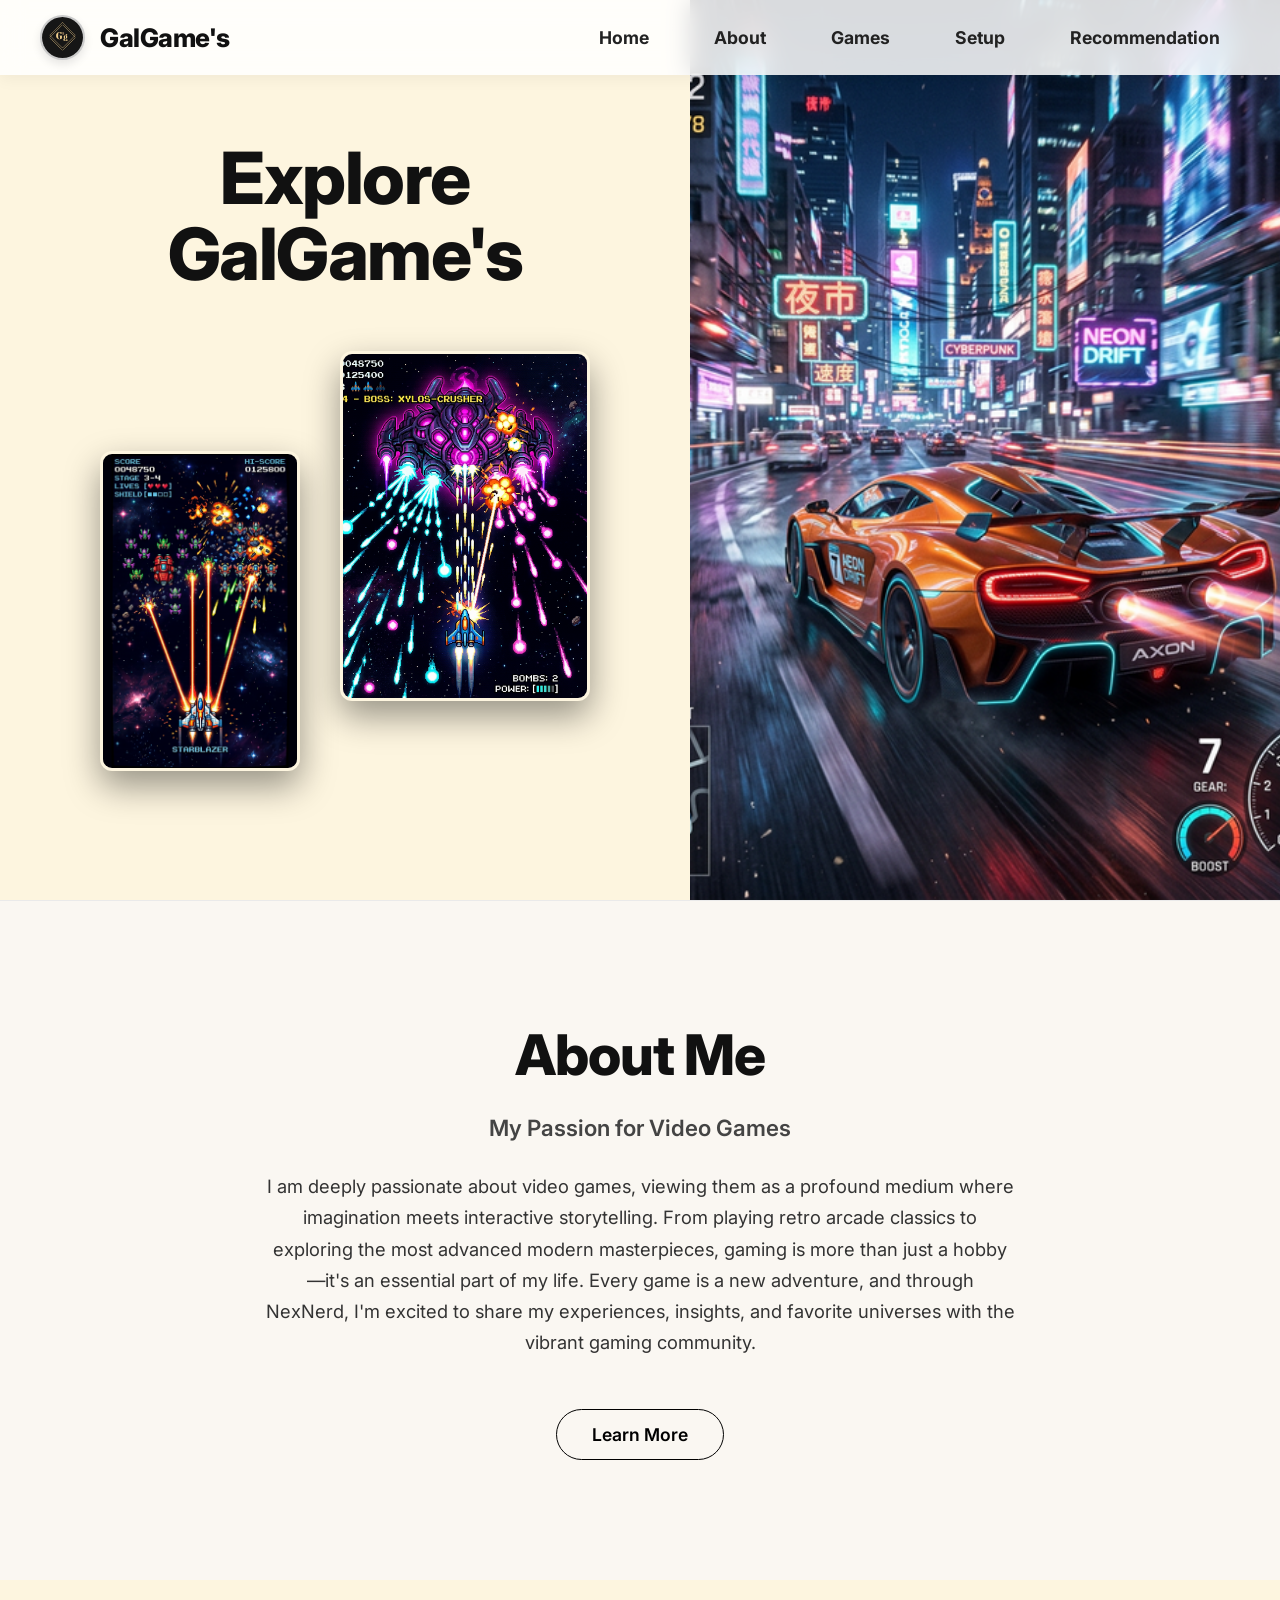
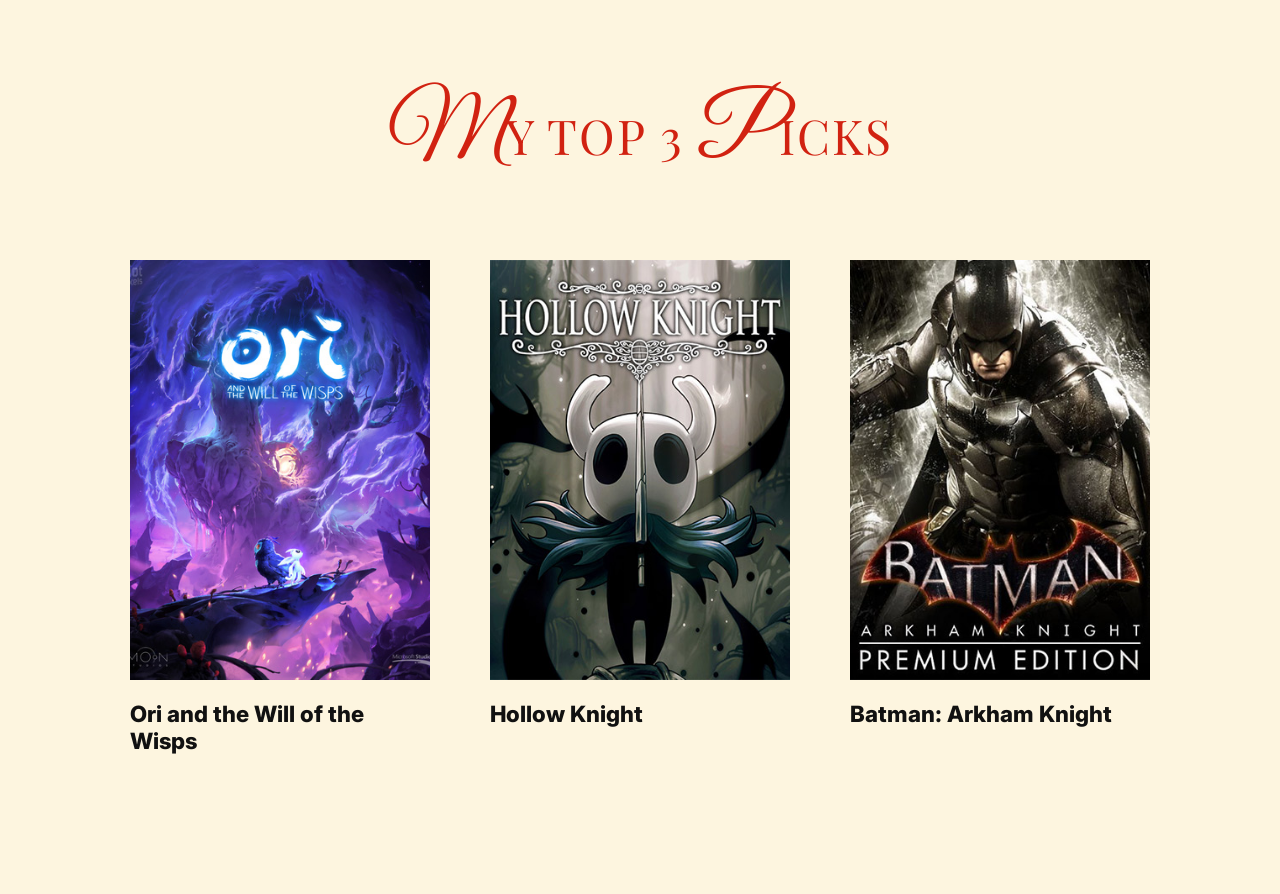
<file: index.html>
<!DOCTYPE html>
<html lang="en">

<head>
    <meta charset="UTF-8">
    <meta name="viewport" content="width=device-width, initial-scale=1.0">
    <title>GalGames - Explore Games</title>
    <link rel="stylesheet" href="styles.css">
</head>

<body>
    <header class="navbar">
        <div class="brand">
            <img src="assets/logo.jpeg" alt="GalGames Logo" class="logo">
            <span class="brand-name">GalGame's</span>
        </div>
        <nav class="nav-links">
            <a href="index.html">Home</a>
            <a href="about.html">About</a>
            <a href="games.html">Games</a>
            <a href="setup.html">Setup</a>
            <a href="hello.html">Recommendation</a>
        </nav>
        <button class="mobile-menu-btn" id="mobileMenuBtn">
            <svg width="32" height="32" viewBox="0 0 24 24" fill="none" stroke="currentColor" stroke-width="2"
                stroke-linecap="round" stroke-linejoin="round">
                <line x1="3" y1="12" x2="21" y2="12"></line>
                <line x1="3" y1="6" x2="21" y2="6"></line>
                <line x1="3" y1="18" x2="21" y2="18"></line>
            </svg>
        </button>
    </header>

    <main class="hero">
        <div class="hero-left">
            <h1 class="hero-title">Explore GalGame's</h1>
            <div class="games-showcase">
                <img src="assets/shooter1.png" alt="Space Shooter Game" class="game-img img-1">
                <img src="assets/shooter2.png" alt="Retro Shooter" class="game-img img-2">
            </div>
        </div>
        <div class="hero-right">
            <!-- Background image in CSS -->
        </div>
    </main>

    <section class="about-section reveal">
        <h2 class="section-title">About Me</h2>
        <h3 class="section-subtitle">My Passion for Video Games</h3>
        <p class="section-text">
            I am deeply passionate about video games, viewing them as a profound medium where imagination meets
            interactive storytelling. From playing retro arcade classics to exploring the most advanced modern
            masterpieces, gaming is more than just a hobby—it's an essential part of my life. Every game is a new
            adventure, and through NexNerd, I'm excited to share my experiences, insights, and favorite universes with
            the vibrant gaming community.
        </p>
        <a href="about.html" class="learn-more-btn">Learn More</a>
    </section>

    <section class="top-picks-section reveal">
        <h2 class="top-picks-title">
            <span class="script-text">M</span><span class="serif-text">Y TOP 3 </span><span
                class="script-text">P</span><span class="serif-text">ICKS</span>
        </h2>
        <div class="picks-grid">
            <div class="pick-card">
                <div class="pick-image-container">
                    <img src="assets/oriWW.jpg" alt="Ori and the Will of the Wisps">
                </div>
                <h4 class="pick-title">Ori and the Will of the Wisps</h4>
            </div>
            <div class="pick-card">
                <div class="pick-image-container">
                    <img src="assets/hollow_knight.jpg" alt="Hollow Knight">
                </div>
                <h4 class="pick-title">Hollow Knight</h4>
            </div>
            <div class="pick-card">
                <div class="pick-image-container">
                    <img src="assets/batmanAK.jpg" alt="Batman: Arkham Knights">
                </div>
                <h4 class="pick-title">Batman: Arkham Knight</h4>
            </div>
        </div>
    </section>

    <!-- Mobile Side Menu -->
    <div class="mobile-side-menu" id="mobileSideMenu">
        <button class="close-menu-btn" id="closeMobileMenuBtn">&times;</button>
        <nav class="mobile-menu-links">
            <a href="index.html">Home</a>
            <a href="about.html">About</a>
            <a href="games.html">Games</a>
            <a href="setup.html">Setup</a>
            <a href="hello.html">Recommendation</a>
        </nav>
    </div>

    <script>
        const mobileMenuBtn = document.getElementById('mobileMenuBtn');
        const mobileSideMenu = document.getElementById('mobileSideMenu');
        const closeMobileMenuBtn = document.getElementById('closeMobileMenuBtn');

        if (mobileMenuBtn && mobileSideMenu && closeMobileMenuBtn) {
            mobileMenuBtn.addEventListener('click', () => {
                mobileSideMenu.classList.add('open');
            });

            closeMobileMenuBtn.addEventListener('click', () => {
                mobileSideMenu.classList.remove('open');
            });
        }

        // Scroll Reveal Animation
        function reveal() {
            var reveals = document.querySelectorAll('.reveal');
            for (var i = 0; i < reveals.length; i++) {
                var windowHeight = window.innerHeight;
                var elementTop = reveals[i].getBoundingClientRect().top;
                var elementVisible = 100;
                if (elementTop < windowHeight - elementVisible) {
                    reveals[i].classList.add('active');
                }
            }
        }
        window.addEventListener('scroll', reveal);
        // Trigger once on load
        reveal();
    </script>
</body>

</html>
</file>
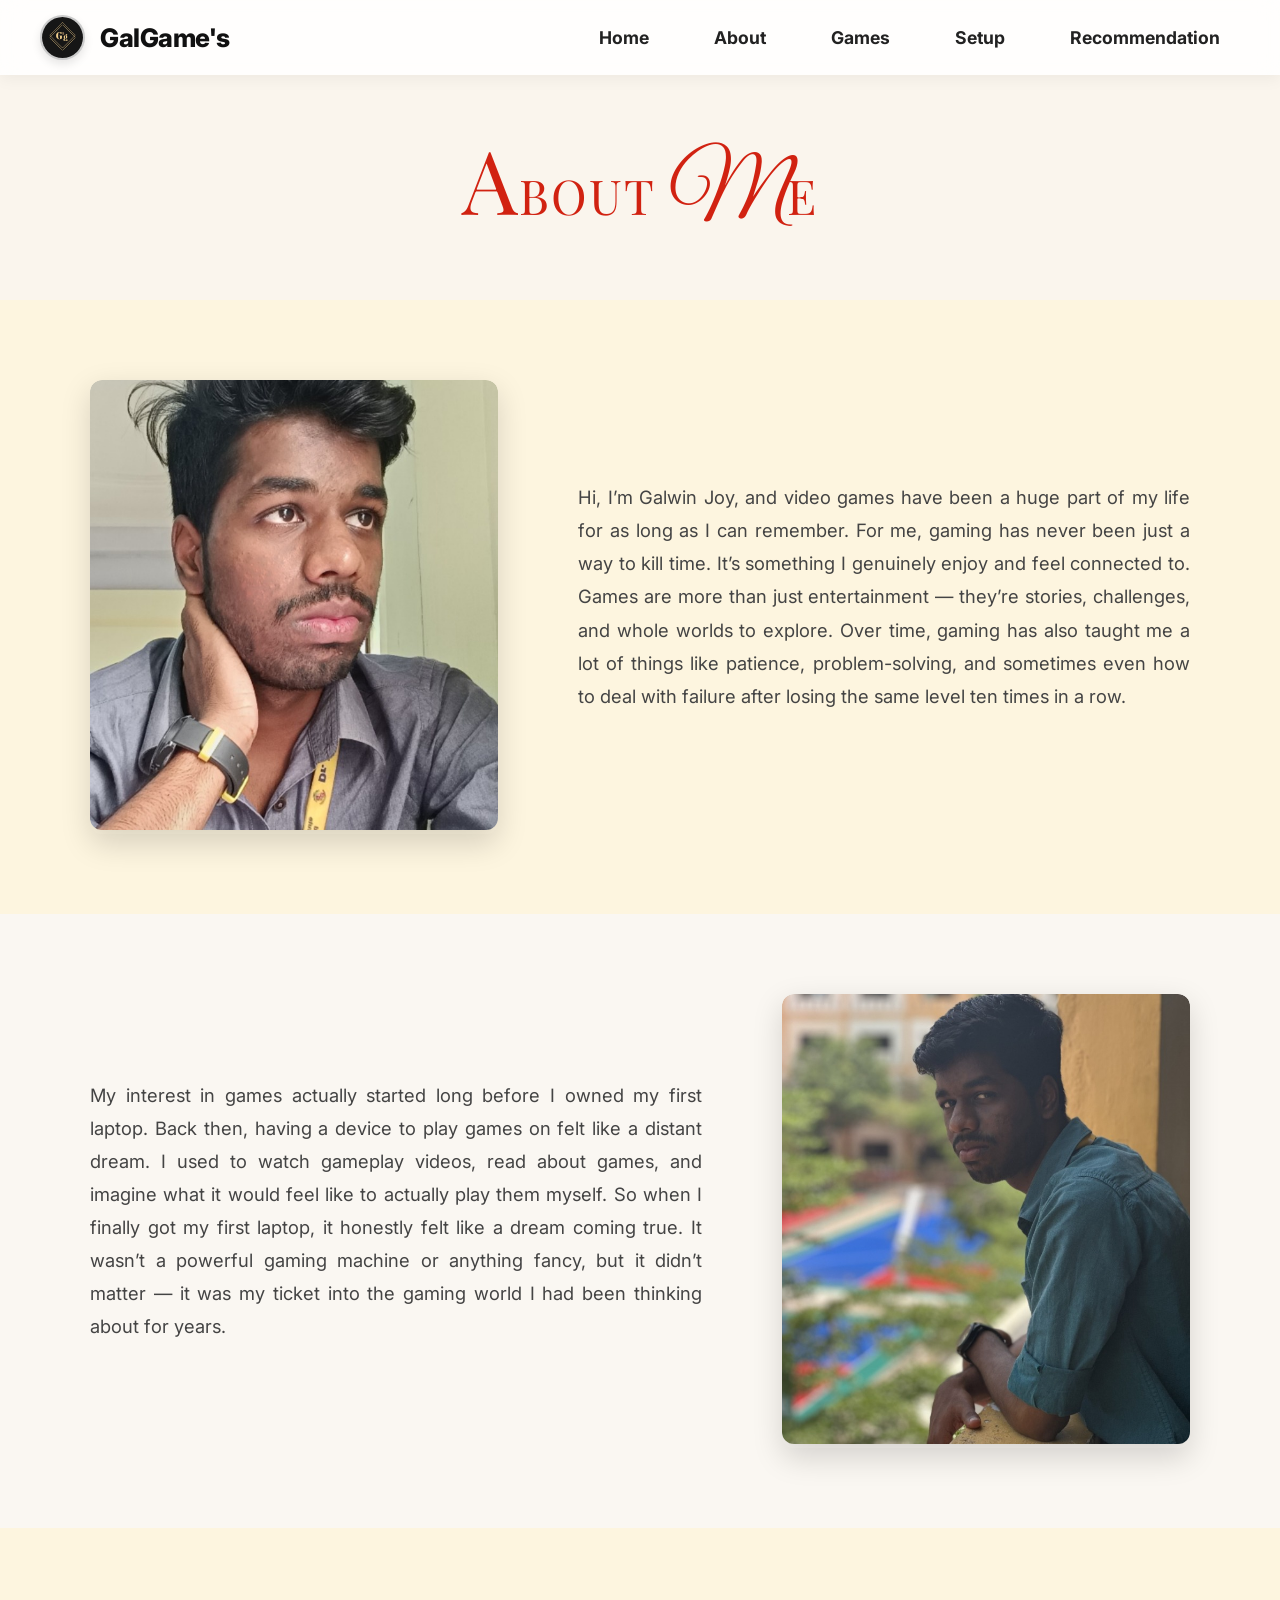
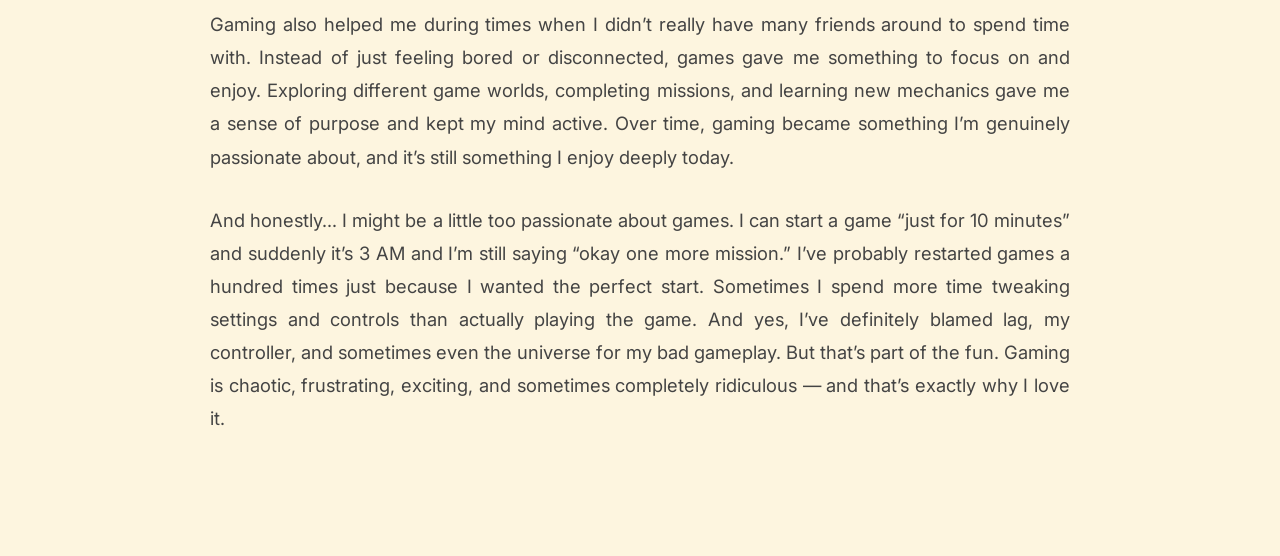
<file: about.html>
<!DOCTYPE html>
<html lang="en">

<head>
    <meta charset="UTF-8">
    <meta name="viewport" content="width=device-width, initial-scale=1.0">
    <title>GalGames - About Me</title>
    <link rel="stylesheet" href="styles.css">
    <style>
        .about-text-content p {
            text-align: justify;
            margin-bottom: 20px;
        }

        .about-image {
            width: 100%;
            height: 450px;
            /* Increased height for portrait images */
            object-fit: cover;
            border-radius: 12px;
            box-shadow: 0 10px 30px rgba(0, 0, 0, 0.15);
        }

        .full-width-text {
            max-width: 900px;
            margin: 0 auto;
            text-align: justify;
            font-size: 1.15rem;
            line-height: 1.8;
            color: #444;
            padding: 0 20px;
        }

        .about-page-header {
            text-align: center;
            margin-bottom: 50px;
            color: #d12211;
        }

        .about-section-container {
            display: flex;
            flex-direction: column;
            align-items: center;
            padding-top: 120px;
            background-color: #faf5ed;
        }
    </style>
</head>

<body>
    <header class="navbar">
        <div class="brand">
            <a href="index.html"
                style="display:flex; align-items:center; gap:15px; text-decoration:none; color:inherit;">
                <img src="assets/logo.jpeg" alt="GalGames Logo" class="logo">
                <span class="brand-name">GalGame's</span>
            </a>
        </div>
        <nav class="nav-links">
            <a href="index.html">Home</a>
            <a href="about.html">About</a>
            <a href="games.html">Games</a>
            <a href="setup.html">Setup</a>
            <a href="hello.html">Recommendation</a>
        </nav>
        <button class="mobile-menu-btn" id="mobileMenuBtn">
            <svg width="32" height="32" viewBox="0 0 24 24" fill="none" stroke="currentColor" stroke-width="2"
                stroke-linecap="round" stroke-linejoin="round">
                <line x1="3" y1="12" x2="21" y2="12"></line>
                <line x1="3" y1="6" x2="21" y2="6"></line>
                <line x1="3" y1="18" x2="21" y2="18"></line>
            </svg>
        </button>
    </header>

    <section class="about-section-container">
        <h2 class="about-page-header">
            <span class="serif-text" style="font-size: 5.5rem;">A</span><span class="serif-text">BOUT </span><span
                class="script-text">M</span><span class="serif-text">E</span>
        </h2>

        <!-- Block 1: Intro - Image Left, Text Right (Paragraph is on the right side) -->
        <div class="setup-block bg-yellow reveal">
            <div class="setup-content layout-img-left">
                <div class="setup-image" style="flex: 0.8;"> <!-- Slight flex adjustment for portrait images -->
                    <img src="assets/galwin_1.jpg" class="about-image" alt="Galwin Joy">
                </div>
                <div class="setup-text about-text-content" style="flex: 1.2;">
                    <p>Hi, I’m Galwin Joy, and video games have been a huge part of my life for as long as I can
                        remember. For me, gaming has never been just a way to kill time. It’s something I genuinely
                        enjoy and feel connected to. Games are more than just entertainment — they’re stories,
                        challenges, and whole worlds to explore. Over time, gaming has also taught me a lot of things
                        like patience, problem-solving, and sometimes even how to deal with failure after losing the
                        same level ten times in a row.</p>
                </div>
            </div>
        </div>

        <!-- Block 2: Setup/Hardware - Image Right, Text Left (Paragraph is on the left side) -->
        <div class="setup-block bg-offwhite reveal">
            <div class="setup-content layout-img-right">
                <div class="setup-text about-text-content" style="flex: 1.2;">
                    <p>My interest in games actually started long before I owned my first laptop. Back then, having a
                        device to play games on felt like a distant dream. I used to watch gameplay videos, read about
                        games, and imagine what it would feel like to actually play them myself. So when I finally got
                        my first laptop, it honestly felt like a dream coming true. It wasn’t a powerful gaming machine
                        or anything fancy, but it didn’t matter — it was my ticket into the gaming world I had been
                        thinking about for years.</p>
                </div>
                <div class="setup-image" style="flex: 0.8;"> <!-- Slight flex adjustment for portrait images -->
                    <img src="assets/galwin_2.jpg" class="about-image" alt="Galwin Joy setup">
                </div>
            </div>
        </div>

        <!-- Block 3 & 4: Centered Width Below -->
        <div class="setup-block bg-yellow reveal" style="padding-bottom: 120px;">
            <div style="display: flex; flex-direction: column; gap: 30px; width: 100%;">
                <p class="full-width-text">Gaming also helped me during times when I didn’t really have many friends
                    around to spend time with. Instead of just feeling bored or disconnected, games gave me something to
                    focus on and enjoy. Exploring different game worlds, completing missions, and learning new mechanics
                    gave me a sense of purpose and kept my mind active. Over time, gaming became something I’m genuinely
                    passionate about, and it’s still something I enjoy deeply today.</p>

                <p class="full-width-text">And honestly… I might be a little too passionate about games. I can start a
                    game “just for 10 minutes” and suddenly it’s 3 AM and I’m still saying “okay one more mission.” I’ve
                    probably restarted games a hundred times just because I wanted the perfect start. Sometimes I spend
                    more time tweaking settings and controls than actually playing the game. And yes, I’ve definitely
                    blamed lag, my controller, and sometimes even the universe for my bad gameplay. But that’s part of
                    the fun. Gaming is chaotic, frustrating, exciting, and sometimes completely ridiculous — and that’s
                    exactly why I love it.</p>
            </div>
        </div>

    </section>

    <!-- Mobile Side Menu -->
    <div class="mobile-side-menu" id="mobileSideMenu">
        <button class="close-menu-btn" id="closeMobileMenuBtn">&times;</button>
        <nav class="mobile-menu-links">
            <a href="index.html">Home</a>
            <a href="about.html">About</a>
            <a href="games.html">Games</a>
            <a href="setup.html">Setup</a>
            <a href="hello.html">Recommendation</a>
        </nav>
    </div>

    <script>
        const mobileMenuBtn = document.getElementById('mobileMenuBtn');
        const mobileSideMenu = document.getElementById('mobileSideMenu');
        const closeMobileMenuBtn = document.getElementById('closeMobileMenuBtn');

        if (mobileMenuBtn && mobileSideMenu && closeMobileMenuBtn) {
            mobileMenuBtn.addEventListener('click', () => {
                mobileSideMenu.classList.add('open');
            });

            closeMobileMenuBtn.addEventListener('click', () => {
                mobileSideMenu.classList.remove('open');
            });
        }

        // Scroll Reveal Animation
        function reveal() {
            var reveals = document.querySelectorAll('.reveal');
            for (var i = 0; i < reveals.length; i++) {
                var windowHeight = window.innerHeight;
                var elementTop = reveals[i].getBoundingClientRect().top;
                var elementVisible = 100;
                if (elementTop < windowHeight - elementVisible) {
                    reveals[i].classList.add('active');
                }
            }
        }
        window.addEventListener('scroll', reveal);
        // Trigger once on load
        reveal();
    </script>
</body>

</html>
</file>
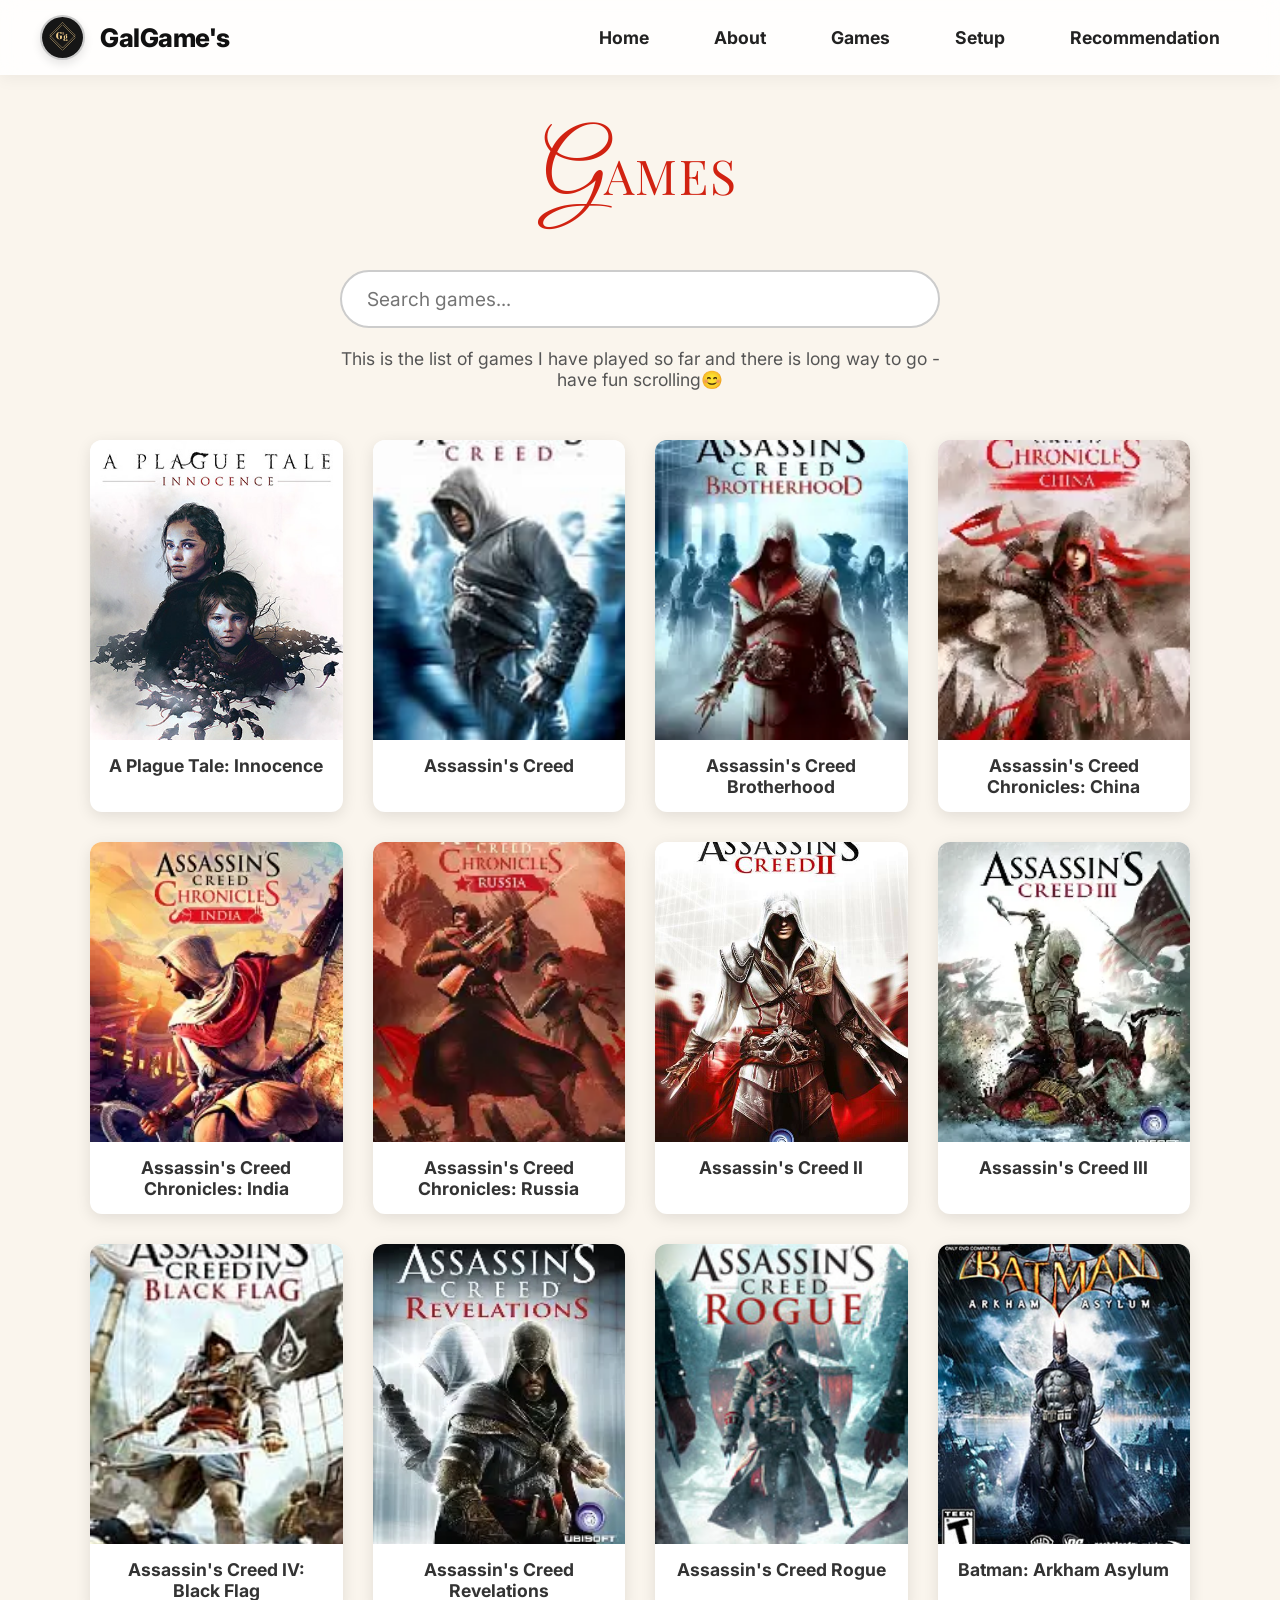
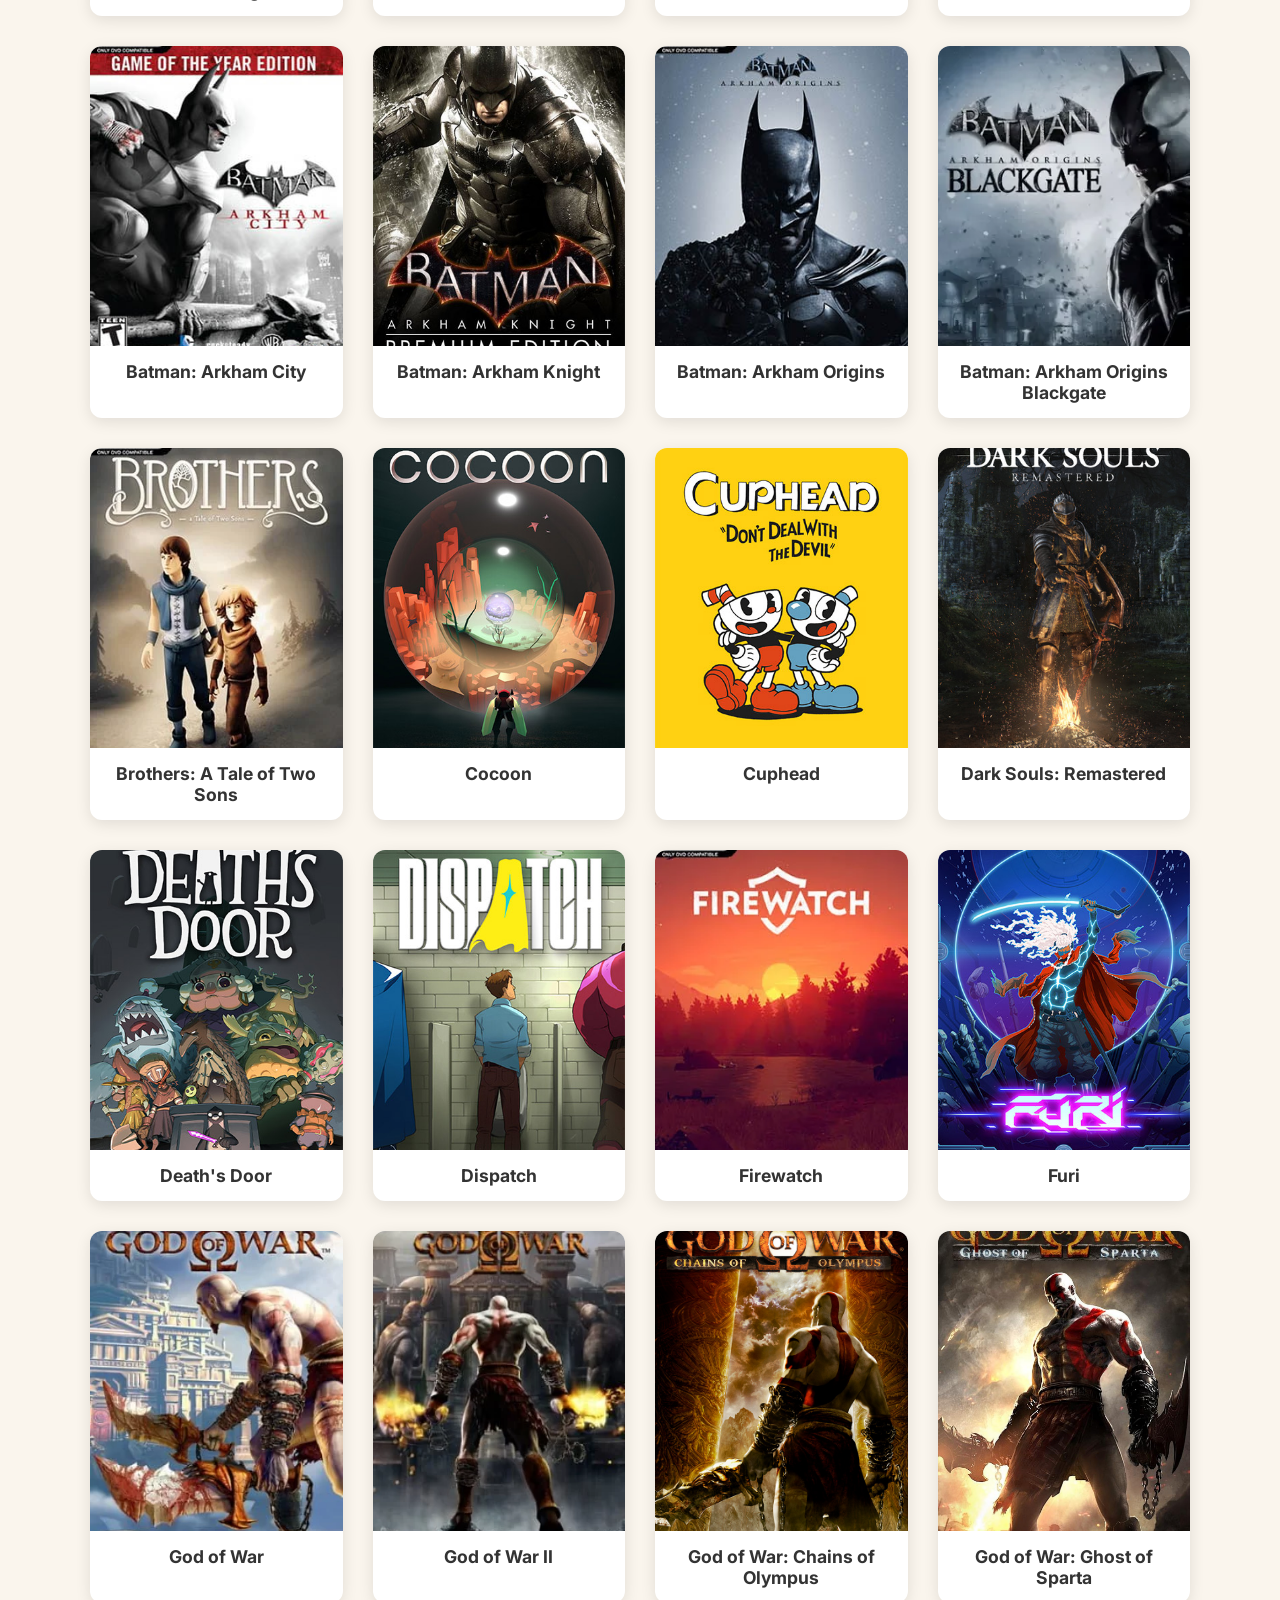
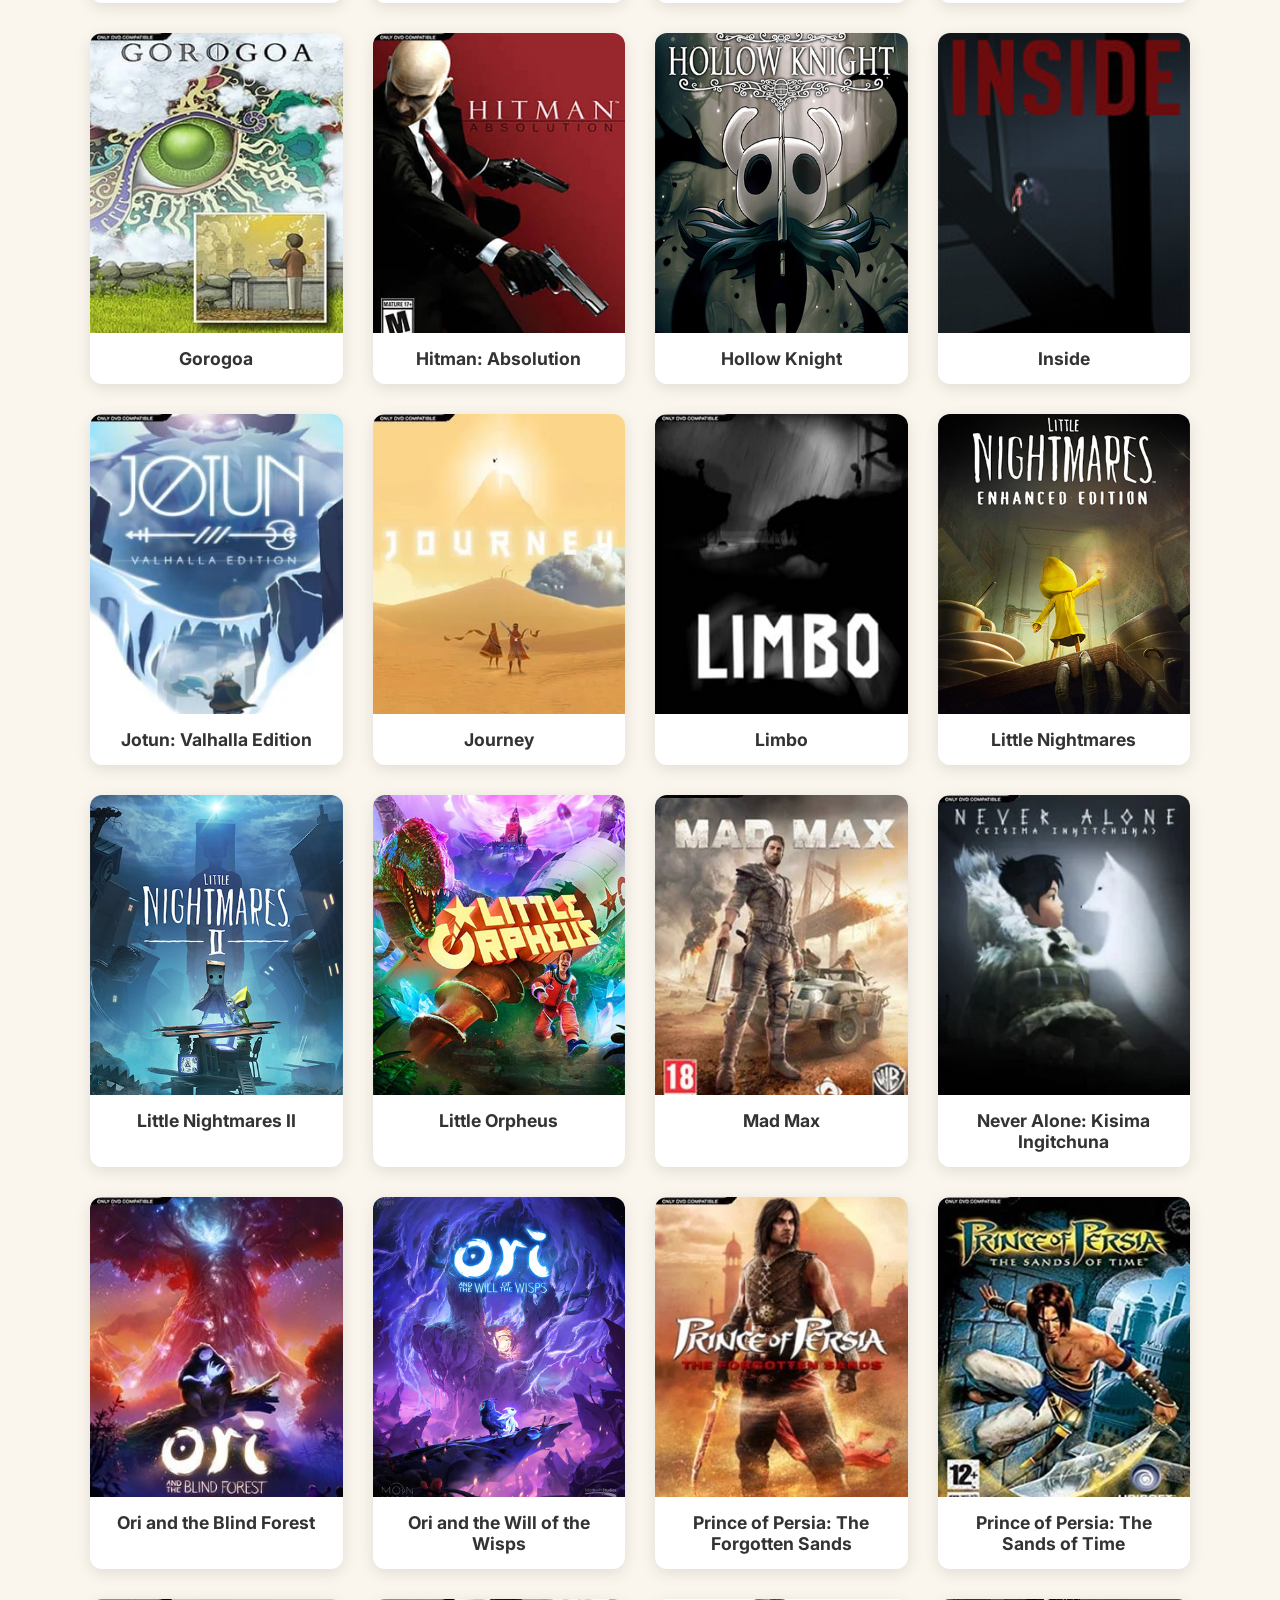
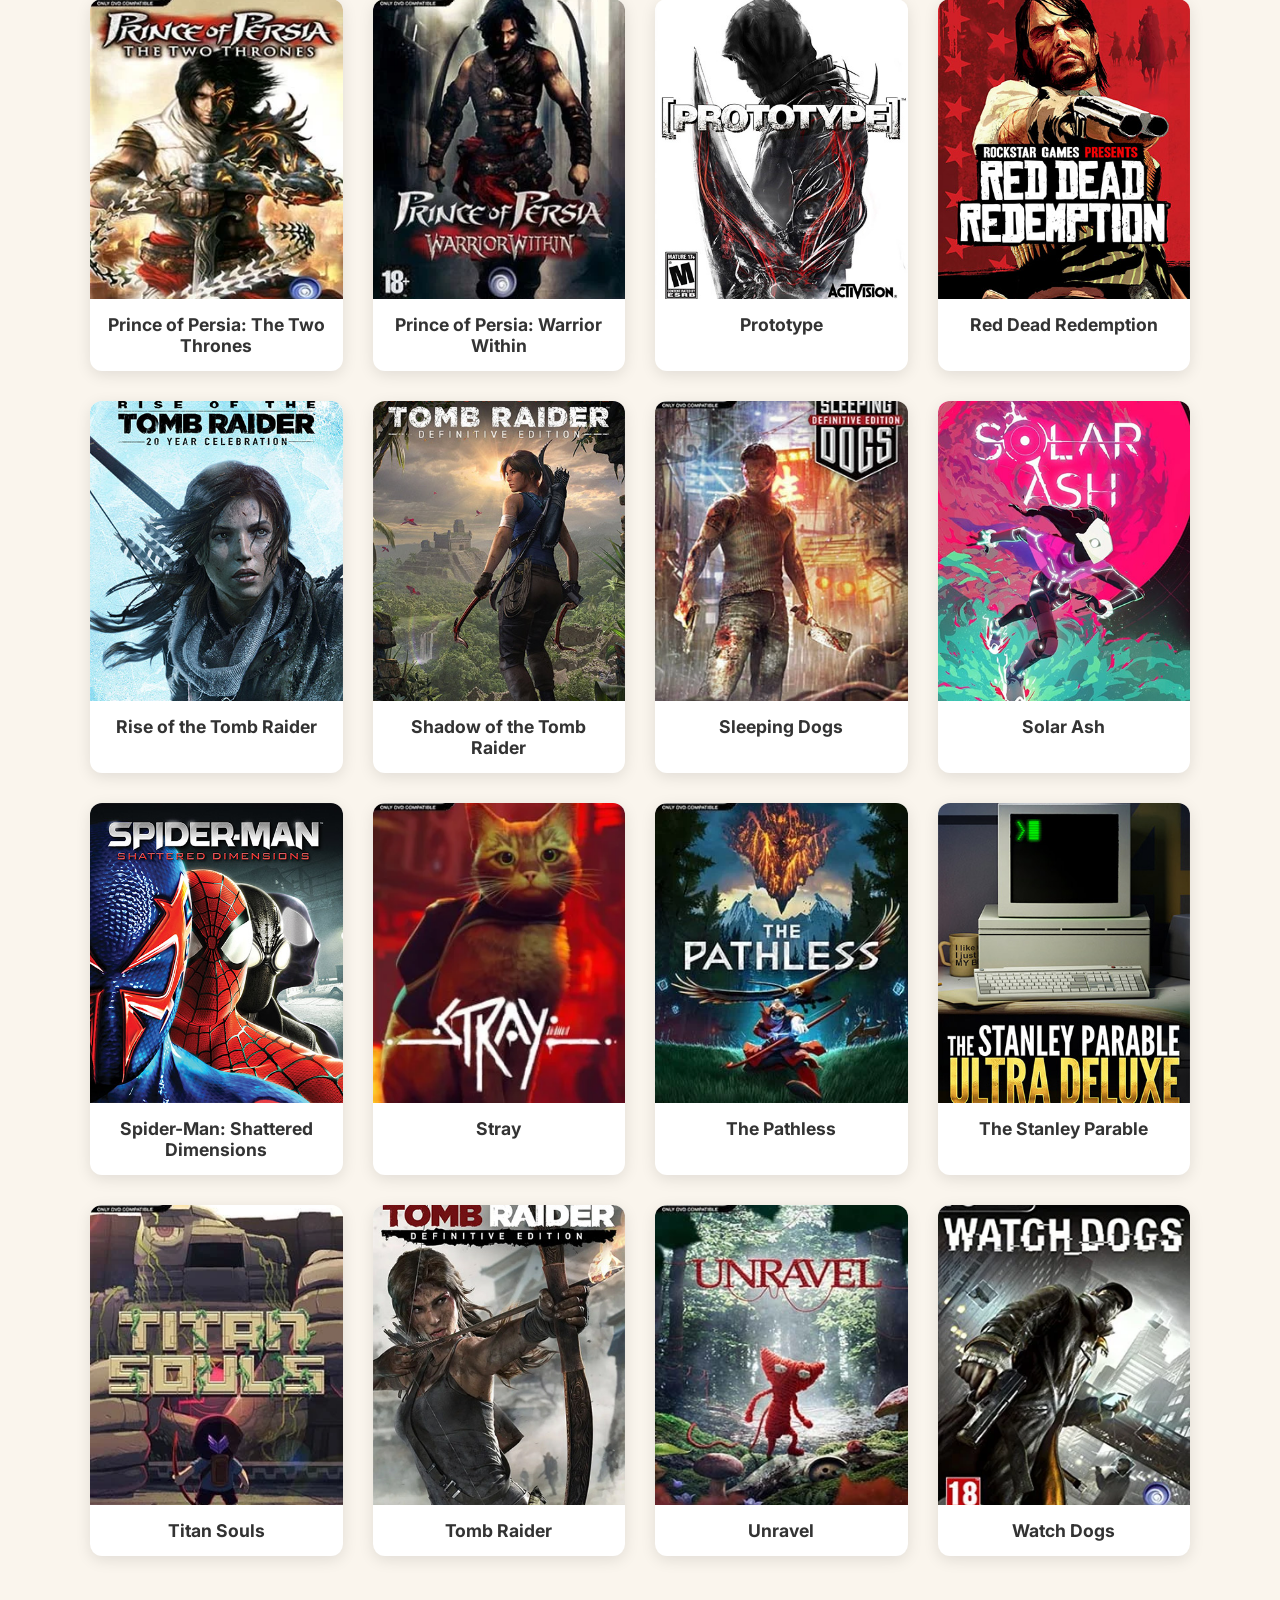
<file: games.html>
<!DOCTYPE html>
<html lang="en">

<head>
    <meta charset="UTF-8">
    <meta name="viewport" content="width=device-width, initial-scale=1.0">
    <title>GalGames - Games</title>
    <link rel="stylesheet" href="styles.css">
    <style>
        .games-page-container {
            padding: 120px 20px 80px;
            background-color: #faf5ed;
            min-height: 100vh;
            display: flex;
            flex-direction: column;
            align-items: center;
        }

        .games-header {
            margin-bottom: 40px;
            text-align: center;
            color: #d12211;
        }

        .search-container {
            width: 100%;
            max-width: 600px;
            margin-bottom: 50px;
        }

        .search-bar {
            width: 100%;
            padding: 15px 25px;
            border-radius: 30px;
            border: 2px solid #ccc;
            font-size: 1.2rem;
            outline: none;
            transition: border-color 0.3s, box-shadow 0.3s;
        }

        .search-bar:focus {
            border-color: #d12211;
            box-shadow: 0 0 10px rgba(209, 34, 17, 0.2);
        }

        .games-grid {
            display: grid;
            grid-template-columns: repeat(auto-fill, minmax(220px, 1fr));
            gap: 30px;
            width: 100%;
            max-width: 1100px;
        }

        .game-card {
            background: #fff;
            border-radius: 12px;
            overflow: hidden;
            box-shadow: 0 4px 15px rgba(0, 0, 0, 0.1);
            transition: transform 0.3s;
            display: flex;
            flex-direction: column;
        }

        .game-card:hover {
            transform: translateY(-5px);
            box-shadow: 0 8px 25px rgba(0, 0, 0, 0.15);
        }

        .game-card img {
            width: 100%;
            height: 300px;
            object-fit: cover;
            background: #eaeaea;
            /* Placeholder background */
        }

        .game-title {
            padding: 15px;
            text-align: center;
            font-weight: 700;
            font-size: 1.1rem;
            color: #333;
        }

        .no-results {
            text-align: center;
            width: 100%;
            font-size: 1.2rem;
            color: #666;
            margin-top: 40px;
            display: none;
        }
    </style>
</head>

<body>
    <header class="navbar">
        <div class="brand">
            <a href="index.html"
                style="display:flex; align-items:center; gap:15px; text-decoration:none; color:inherit;">
                <img src="assets/logo.jpeg" alt="GalGames Logo" class="logo">
                <span class="brand-name">GalGame's</span>
            </a>
        </div>
        <nav class="nav-links">
            <a href="index.html">Home</a>
            <a href="about.html">About</a>
            <a href="games.html">Games</a>
            <a href="setup.html">Setup</a>
            <a href="hello.html">Recommendation</a>
        </nav>
        <button class="mobile-menu-btn" id="mobileMenuBtn">
            <svg width="32" height="32" viewBox="0 0 24 24" fill="none" stroke="currentColor" stroke-width="2"
                stroke-linecap="round" stroke-linejoin="round">
                <line x1="3" y1="12" x2="21" y2="12"></line>
                <line x1="3" y1="6" x2="21" y2="6"></line>
                <line x1="3" y1="18" x2="21" y2="18"></line>
            </svg>
        </button>
    </header>

    <div class="games-page-container">
        <h2 class="games-header">
            <span class="script-text">G</span><span class="serif-text">AMES</span>
        </h2>

        <div class="search-container">
            <input type="text" id="searchInput" class="search-bar" placeholder="Search games...">
            <p style="text-align: center; margin-top: 20px; color: #555; font-size: 1.1rem;">This is the list of games I
                have played so far and there is long way to go - have fun scrolling😊</p>
        </div>

        <div class="games-grid reveal" id="gamesGrid">
            <!-- Games will be populated here via JavaScript -->
        </div>
        <div class="no-results" id="noResults">No games matching your search were found.</div>
    </div>

    <button class="back-to-top-btn" id="backToTopBtn" aria-label="Back to Top">
        <svg width="24" height="24" viewBox="0 0 24 24" fill="none" stroke="currentColor" stroke-width="3"
            stroke-linecap="round" stroke-linejoin="round">
            <line x1="12" y1="19" x2="12" y2="5"></line>
            <polyline points="5 12 12 5 19 12"></polyline>
        </svg>
    </button>

    <script>
        const mobileMenuBtn = document.getElementById('mobileMenuBtn');
        const mobileSideMenu = document.getElementById('mobileSideMenu');
        const closeMobileMenuBtn = document.getElementById('closeMobileMenuBtn');
        const backToTopBtn = document.getElementById('backToTopBtn');

        if (mobileMenuBtn && mobileSideMenu && closeMobileMenuBtn) {
            mobileMenuBtn.addEventListener('click', () => {
                mobileSideMenu.classList.add('open');
            });

            closeMobileMenuBtn.addEventListener('click', () => {
                mobileSideMenu.classList.remove('open');
            });
        }

        if (backToTopBtn) {
            const toggleBackToTop = () => {
                if (window.scrollY > 300 && window.innerWidth <= 768) {
                    backToTopBtn.classList.add('show');
                } else {
                    backToTopBtn.classList.remove('show');
                }
            };

            window.addEventListener('scroll', toggleBackToTop);
            window.addEventListener('resize', toggleBackToTop);

            backToTopBtn.addEventListener('click', () => {
                window.scrollTo({
                    top: 0,
                    behavior: 'smooth'
                });
            });
        }

        // DEVELOPER NOTE:
        // You can add your games to this list! Just upload the images to the "assets/games/" folder,
        // and add a new entry below inside the gamesData array following the same format.
        const gamesData = [
            { name: "Assassin's Creed Chronicles: India", image: "assets/games/AC-india.webp" },
            { name: "Assassin's Creed Revelations", image: "assets/games/AC-revelation.webp" },
            { name: "Assassin's Creed Chronicles: Russia", image: "assets/games/AC-russia.webp" },
            { name: "Assassin's Creed", image: "assets/games/AC1.jpg" },
            { name: "Assassin's Creed II", image: "assets/games/AC2.jpg" },
            { name: "Assassin's Creed III", image: "assets/games/AC3.webp" },
            { name: "Assassin's Creed IV: Black Flag", image: "assets/games/AC_blackflag.jpg" },
            { name: "Assassin's Creed Brotherhood", image: "assets/games/AC_brotherhood.webp" },
            { name: "Assassin's Creed Chronicles: China", image: "assets/games/AC_china.webp" },
            { name: "Assassin's Creed Rogue", image: "assets/games/AC_rogue.jpg" },
            { name: "God of War", image: "assets/games/God-of-War1.webp" },
            { name: "God of War II", image: "assets/games/God-of-War2.webp" },
            { name: "God of War: Chains of Olympus", image: "assets/games/God_of_War_Chains_of_Olympus.webp" },
            { name: "God of War: Ghost of Sparta", image: "assets/games/God_of_War_ghost_of_sparta.jpg" },
            { name: "Batman: Arkham Asylum", image: "assets/games/batman-arkham-asylum.jpg" },
            { name: "Batman: Arkham City", image: "assets/games/batman-arkham-city.jpg" },
            { name: "Batman: Arkham Origins", image: "assets/games/batman-arkham-origins.jpg" },
            { name: "Batman: Arkham Knight", image: "assets/games/batmanKN.jpg" },
            { name: "Hollow Knight", image: "assets/games/hollow-knight.jpg" },
            { name: "Inside", image: "assets/games/inside.jpg" },
            { name: "Limbo", image: "assets/games/limbo.jpg" },
            { name: "Little Nightmares", image: "assets/games/little-nightmare1.jpg" },
            { name: "Little Nightmares II", image: "assets/games/little-nightmare2.jpg" },
            { name: "Ori and the Blind Forest", image: "assets/games/ori-and-the-blind-forest.jpg" },
            { name: "Ori and the Will of the Wisps", image: "assets/games/ori-and-the-will-of-wisps.jpg" },
            { name: "Spider-Man: Shattered Dimensions", image: "assets/games/spiderman-SD.jpg" },
            { name: "Batman: Arkham Origins Blackgate", image: "assets/games/BatmanArkhamB.webp" },
            { name: "Tomb Raider", image: "assets/games/TombRaider.jpg" },
            { name: "Rise of the Tomb Raider", image: "assets/games/RiseofTR.jpg" },
            { name: "Shadow of the Tomb Raider", image: "assets/games/ShadowofTR.jpg" },
            { name: "A Plague Tale: Innocence", image: "assets/games/PlagueTale.jpg" },
            { name: "Prince of Persia: The Sands of Time", image: "assets/games/PopSot.webp" },
            { name: "Prince of Persia: Warrior Within", image: "assets/games/PopWW.webp" },
            { name: "Prince of Persia: The Two Thrones", image: "assets/games/PopTT.webp" },
            { name: "Prince of Persia: The Forgotten Sands", image: "assets/games/PopFS.webp" },
            { name: "Little Orpheus", image: "assets/games/LittleOrpheus.jpg" },
            { name: "Furi", image: "assets/games/Furi.jpg" },
            { name: "Cuphead", image: "assets/games/Cuphead.jpg" },
            { name: "Dark Souls: Remastered", image: "assets/games/DarkSouls.jpg" },
            { name: "Brothers: A Tale of Two Sons", image: "assets/games/Brothers.webp" },
            { name: "The Pathless", image: "assets/games/Pathless.webp" },
            { name: "Stray", image: "assets/games/Stray.webp" },
            { name: "Sleeping Dogs", image: "assets/games/SleepingDogs.webp" },
            { name: "Watch Dogs", image: "assets/games/WatchDogs.webp" },
            { name: "Mad Max", image: "assets/games/MadMax.webp" },
            { name: "Never Alone: Kisima Ingitchuna", image: "assets/games/NeverAlone.webp" },
            { name: "Red Dead Redemption", image: "assets/games/RDR.jpg" },
            { name: "The Stanley Parable", image: "assets/games/Stanley.jpg" },
            { name: "Jotun: Valhalla Edition", image: "assets/games/Jotun.webp" },
            { name: "Titan Souls", image: "assets/games/TitanSouls.webp" },
            { name: "Death's Door", image: "assets/games/DeathsDoor.jpg" },
            { name: "Unravel", image: "assets/games/Unravel.jpg" },
            { name: "Firewatch", image: "assets/games/Firewatch.webp" },
            { name: "Cocoon", image: "assets/games/Cocoon.jpg" },
            { name: "Gorogoa", image: "assets/games/Gorogoa.jpg" },
            { name: "Journey", image: "assets/games/Journey.webp" },
            { name: "Solar Ash", image: "assets/games/SolarAsh.jpg" },
            { name: "Hitman: Absolution", image: "assets/games/HitmanAbsolution.webp" },
            { name: "Dispatch", image: "assets/games/Dispatch.jpg" },
            { name: "Prototype", image: "assets/games/Prototype.jpg" }

        ];

        const gamesGrid = document.getElementById('gamesGrid');
        const searchInput = document.getElementById('searchInput');
        const noResults = document.getElementById('noResults');

        // Function to render games
        function renderGames(gamesList) {
            gamesGrid.innerHTML = ''; // Clear current grid

            if (gamesList.length === 0) {
                noResults.style.display = 'block';
            } else {
                noResults.style.display = 'none';

                gamesList.forEach(game => {
                    const card = document.createElement('div');
                    card.className = 'game-card';

                    const img = document.createElement('img');
                    img.src = game.image;
                    img.alt = game.name;
                    // Provide a fallback in case image doesn't exist yet
                    img.onerror = function () {
                        this.src = `https://via.placeholder.com/300x400/cccccc/666666?text=${encodeURIComponent(game.name)}`;
                    };

                    const title = document.createElement('div');
                    title.className = 'game-title';
                    title.textContent = game.name;

                    card.appendChild(img);
                    card.appendChild(title);
                    gamesGrid.appendChild(card);
                });
            }
        }

        // Initial render (sort alphabetically first)
        const sortedGames = [...gamesData].sort((a, b) => a.name.localeCompare(b.name));
        renderGames(sortedGames);

        // Search functionality
        searchInput.addEventListener('input', function (e) {
            // Remove special characters and normalise spaces to make search more forgiving
            const query = e.target.value.toLowerCase().replace(/[^a-z0-9\s]/g, '').replace(/\s+/g, ' ').trim();

            const filteredGames = sortedGames.filter(game => {
                const normalizedName = game.name.toLowerCase().replace(/[^a-z0-9\s]/g, '').replace(/\s+/g, ' ');
                // Allows searching by words in between
                return normalizedName.includes(query);
            });

            renderGames(filteredGames);
        });

        // Scroll Reveal Animation
        function reveal() {
            var reveals = document.querySelectorAll('.reveal');
            for (var i = 0; i < reveals.length; i++) {
                var windowHeight = window.innerHeight;
                var elementTop = reveals[i].getBoundingClientRect().top;
                var elementVisible = 100;
                if (elementTop < windowHeight - elementVisible) {
                    reveals[i].classList.add('active');
                }
            }
        }
        window.addEventListener('scroll', reveal);
        reveal();
    </script>
</body>

</html>
</file>
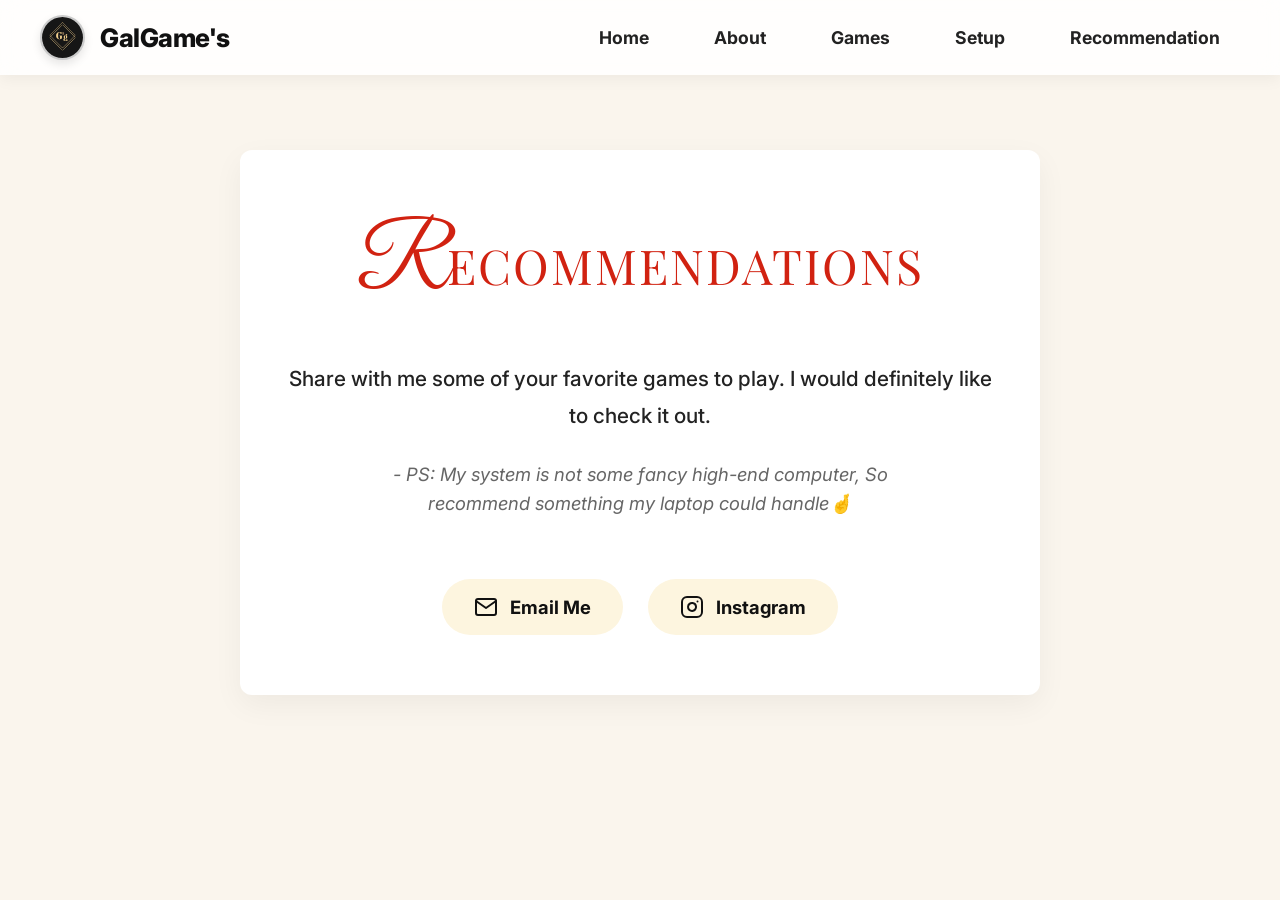
<file: hello.html>
<!DOCTYPE html>
<html lang="en">

<head>
    <meta charset="UTF-8">
    <meta name="viewport" content="width=device-width, initial-scale=1.0">
    <title>GalGames - Recommendation</title>
    <link rel="stylesheet" href="styles.css">
    <style>
        .rec-container {
            max-width: 800px;
            margin: 150px auto 80px;
            padding: 60px 40px;
            background: #fff;
            border-radius: 12px;
            box-shadow: 0 10px 30px rgba(0, 0, 0, 0.05);
            text-align: center;
        }

        .rec-header {
            margin-bottom: 40px;
            color: #d12211;
        }

        .rec-text {
            font-size: 1.3rem;
            line-height: 1.8;
            color: #222;
            margin-bottom: 25px;
            font-weight: 500;
        }

        .rec-ps {
            font-size: 1.15rem;
            color: #666;
            font-style: italic;
            margin-bottom: 60px;
            line-height: 1.6;
            max-width: 600px;
            margin-left: auto;
            margin-right: auto;
        }

        .social-links {
            display: flex;
            justify-content: center;
            gap: 25px;
            flex-wrap: wrap;
        }

        .social-link {
            display: flex;
            align-items: center;
            gap: 12px;
            padding: 14px 30px;
            background: #fdf5df;
            border-radius: 30px;
            text-decoration: none;
            color: #111;
            font-weight: 700;
            font-size: 1.15rem;
            transition: all 0.3s ease;
            border: 2px solid transparent;
        }

        .social-link:hover {
            transform: translateY(-5px);
            box-shadow: 0 10px 25px rgba(209, 34, 17, 0.15);
            border-color: #d12211;
            background: #fff;
            color: #d12211;
        }

        .social-icon {
            width: 24px;
            height: 24px;
        }
    </style>
</head>

<body>
    <header class="navbar">
        <div class="brand">
            <a href="index.html"
                style="display:flex; align-items:center; gap:15px; text-decoration:none; color:inherit;">
                <img src="assets/logo.jpeg" alt="GalGames Logo" class="logo">
                <span class="brand-name">GalGame's</span>
            </a>
        </div>
        <nav class="nav-links">
            <a href="index.html">Home</a>
            <a href="about.html">About</a>
            <a href="games.html">Games</a>
            <a href="setup.html">Setup</a>
            <a href="hello.html">Recommendation</a>
        </nav>
        <button class="mobile-menu-btn" id="mobileMenuBtn">
            <svg width="32" height="32" viewBox="0 0 24 24" fill="none" stroke="currentColor" stroke-width="2"
                stroke-linecap="round" stroke-linejoin="round">
                <line x1="3" y1="12" x2="21" y2="12"></line>
                <line x1="3" y1="6" x2="21" y2="6"></line>
                <line x1="3" y1="18" x2="21" y2="18"></line>
            </svg>
        </button>
    </header>

    <div class="rec-container reveal">
        <h2 class="rec-header">
            <span class="script-text">R</span><span class="serif-text">ECOMMENDATIONS</span>
        </h2>

        <p class="rec-text">
            Share with me some of your favorite games to play. I would definitely like to check it out.
        </p>
        <p class="rec-ps">
            - PS: My system is not some fancy high-end computer, So recommend something my laptop could handle🤞
        </p>

        <div class="social-links">
            <!-- Update the email address in the href below (e.g., mailto:galwin@example.com) -->
            <a href="mailto:galwin0101@gmail.com" class="social-link" target="_blank">
                <svg class="social-icon" viewBox="0 0 24 24" fill="none" stroke="currentColor" stroke-width="2"
                    stroke-linecap="round" stroke-linejoin="round">
                    <path d="M4 4h16c1.1 0 2 .9 2 2v12c0 1.1-.9 2-2 2H4c-1.1 0-2-.9-2-2V6c0-1.1.9-2 2-2z"></path>
                    <polyline points="22,6 12,13 2,6"></polyline>
                </svg>
                Email Me
            </a>

            <!-- Update the instagram username in the href below -->
            <a href="https://instagram.com/iamgalwin" class="social-link" target="_blank">
                <svg class="social-icon" viewBox="0 0 24 24" fill="none" stroke="currentColor" stroke-width="2"
                    stroke-linecap="round" stroke-linejoin="round">
                    <rect x="2" y="2" width="20" height="20" rx="5" ry="5"></rect>
                    <path d="M16 11.37A4 4 0 1 1 12.63 8 4 4 0 0 1 16 11.37z"></path>
                    <line x1="17.5" y1="6.5" x2="17.51" y2="6.5"></line>
                </svg>
                Instagram
            </a>
        </div>
    </div>

    <!-- Mobile Side Menu -->
    <div class="mobile-side-menu" id="mobileSideMenu">
        <button class="close-menu-btn" id="closeMobileMenuBtn">&times;</button>
        <nav class="mobile-menu-links">
            <a href="index.html">Home</a>
            <a href="about.html">About</a>
            <a href="games.html">Games</a>
            <a href="setup.html">Setup</a>
            <a href="hello.html">Recommendation</a>
        </nav>
    </div>

    <script>
        const mobileMenuBtn = document.getElementById('mobileMenuBtn');
        const mobileSideMenu = document.getElementById('mobileSideMenu');
        const closeMobileMenuBtn = document.getElementById('closeMobileMenuBtn');

        if (mobileMenuBtn && mobileSideMenu && closeMobileMenuBtn) {
            mobileMenuBtn.addEventListener('click', () => {
                mobileSideMenu.classList.add('open');
            });

            closeMobileMenuBtn.addEventListener('click', () => {
                mobileSideMenu.classList.remove('open');
            });
        }

        // Scroll Reveal Animation
        function reveal() {
            var reveals = document.querySelectorAll('.reveal');
            for (var i = 0; i < reveals.length; i++) {
                var windowHeight = window.innerHeight;
                var elementTop = reveals[i].getBoundingClientRect().top;
                var elementVisible = 100;
                if (elementTop < windowHeight - elementVisible) {
                    reveals[i].classList.add('active');
                }
            }
        }
        window.addEventListener('scroll', reveal);
        // Trigger once on load
        reveal();
    </script>
</body>

</html>
</file>
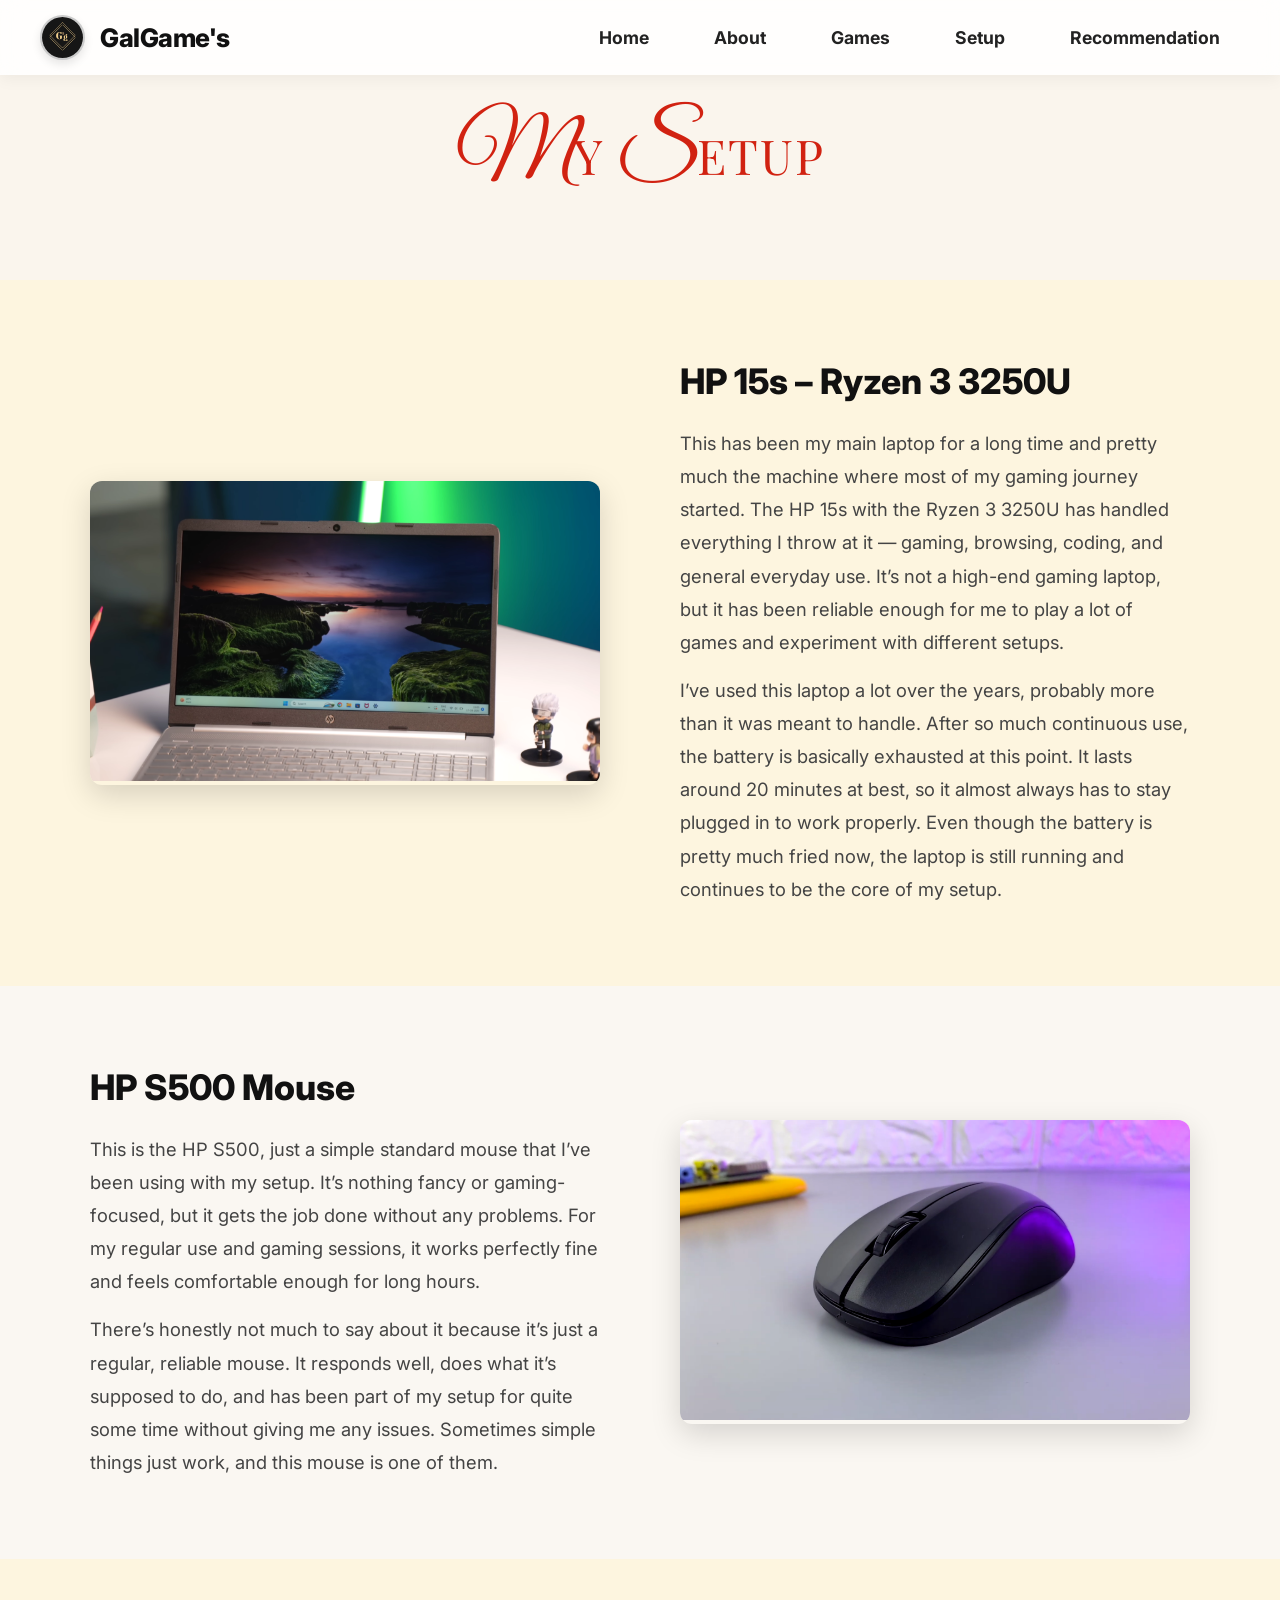
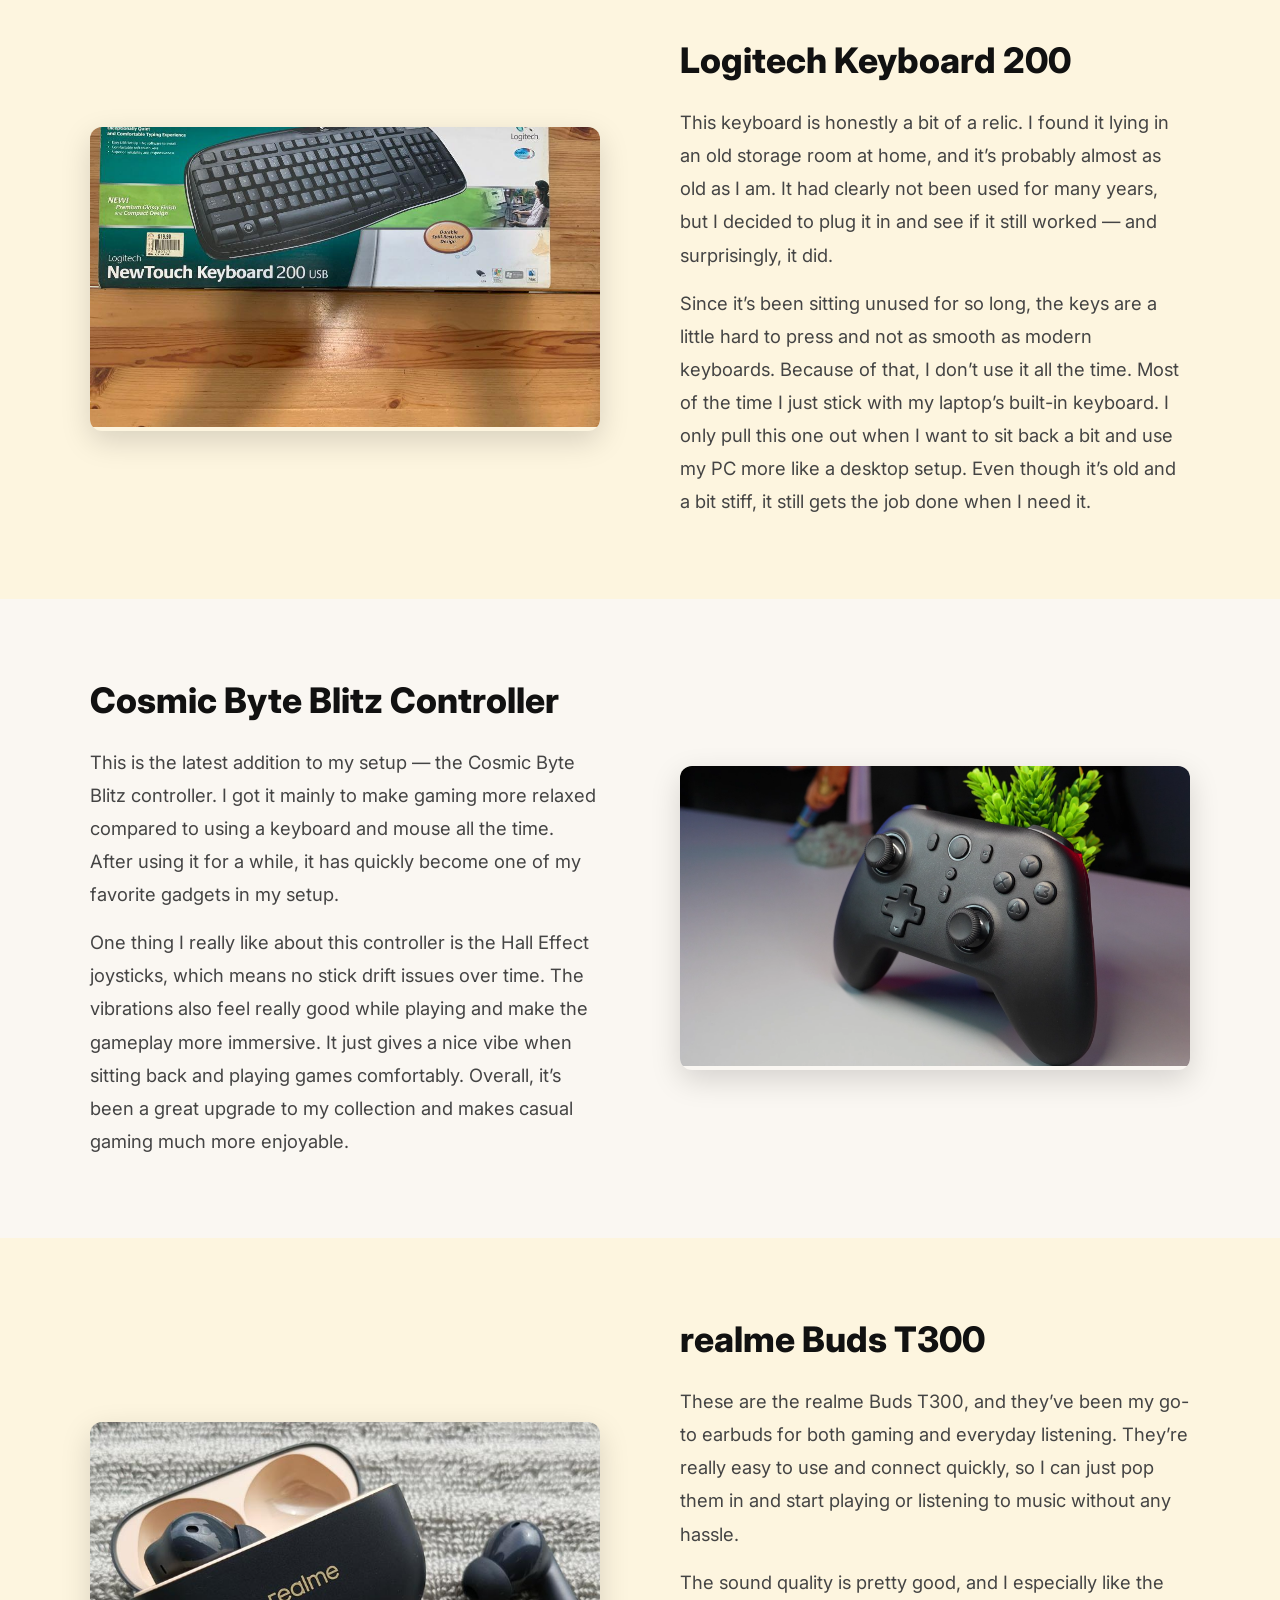
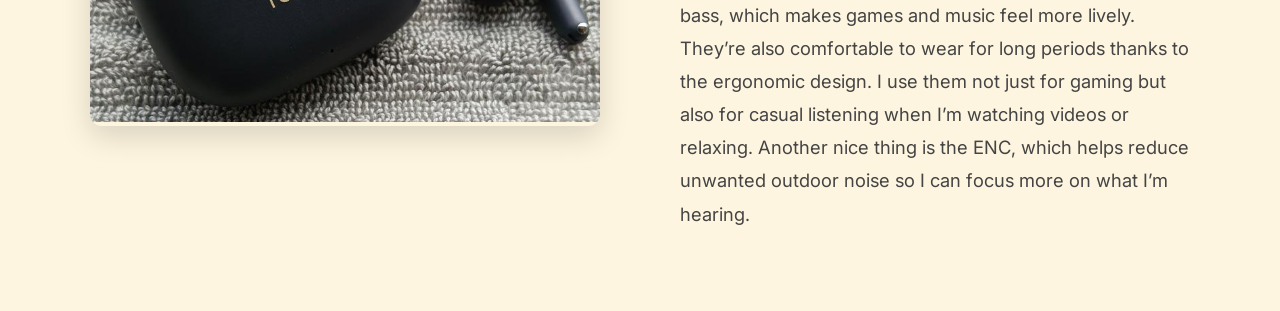
<file: setup.html>
<!DOCTYPE html>
<html lang="en">

<head>
    <meta charset="UTF-8">
    <meta name="viewport" content="width=device-width, initial-scale=1.0">
    <title>GalGames - My Setup</title>
    <link rel="stylesheet" href="styles.css">
</head>

<body>
    <header class="navbar">
        <div class="brand">
            <a href="index.html"
                style="display:flex; align-items:center; gap:15px; text-decoration:none; color:inherit;">
                <img src="assets/logo.jpeg" alt="GalGames Logo" class="logo">
                <span class="brand-name">GalGame's</span>
            </a>
        </div>
        <nav class="nav-links">
            <a href="index.html">Home</a>
            <a href="about.html">About</a>
            <a href="games.html">Games</a>
            <a href="setup.html">Setup</a>
            <a href="hello.html">Recommendation</a>
        </nav>
        <button class="mobile-menu-btn" id="mobileMenuBtn">
            <svg width="32" height="32" viewBox="0 0 24 24" fill="none" stroke="currentColor" stroke-width="2"
                stroke-linecap="round" stroke-linejoin="round">
                <line x1="3" y1="12" x2="21" y2="12"></line>
                <line x1="3" y1="6" x2="21" y2="6"></line>
                <line x1="3" y1="18" x2="21" y2="18"></line>
            </svg>
        </button>
    </header>

    <!-- Setup Section -->
    <section class="setup-section" id="setup-section" style="padding-top: 100px;">
        <h2 class="setup-main-title">
            <span class="script-text">M</span><span class="serif-text">Y </span><span class="script-text">S</span><span
                class="serif-text">ETUP</span>
        </h2>

        <!-- Item 1: HP 15s -->
        <div class="setup-block bg-yellow reveal">
            <div class="setup-content layout-img-left">
                <div class="setup-image">
                    <img src="assets/laptop.png" alt="HP 15s – Ryzen 3 3250U"
                        style="width: 100%; height: 300px; object-fit: cover; background: #ccc;">
                </div>
                <div class="setup-text">
                    <h3 class="setup-item-title">HP 15s – Ryzen 3 3250U</h3>
                    <p>This has been my main laptop for a long time and pretty much the machine where most of my gaming
                        journey started. The HP 15s with the Ryzen 3 3250U has handled everything I throw at it —
                        gaming, browsing, coding, and general everyday use. It’s not a high-end gaming laptop, but it
                        has been reliable enough for me to play a lot of games and experiment with different setups.</p>
                    <p style="margin-top: 15px;">I’ve used this laptop a lot over the years, probably more than it was
                        meant to handle. After so much continuous use, the battery is basically exhausted at this point.
                        It lasts around 20 minutes at best, so it almost always has to stay plugged in to work properly.
                        Even though the battery is pretty much fried now, the laptop is still running and continues to
                        be the core of my setup.</p>
                </div>
            </div>
        </div>

        <!-- Item 2: HP S500 Mouse -->
        <div class="setup-block bg-offwhite reveal">
            <div class="setup-content layout-img-right">
                <div class="setup-text">
                    <h3 class="setup-item-title">HP S500 Mouse</h3>
                    <p>This is the HP S500, just a simple standard mouse that I’ve been using with my setup. It’s
                        nothing fancy or gaming-focused, but it gets the job done without any problems. For my regular
                        use and gaming sessions, it works perfectly fine and feels comfortable enough for long hours.
                    </p>
                    <p style="margin-top: 15px;">There’s honestly not much to say about it because it’s just a regular,
                        reliable mouse. It responds well, does what it’s supposed to do, and has been part of my setup
                        for quite some time without giving me any issues. Sometimes simple things just work, and this
                        mouse is one of them.</p>
                </div>
                <div class="setup-image">
                    <img src="assets/mouse.png" alt="HP S500 Mouse"
                        style="width: 100%; height: 300px; object-fit: cover; background: #ccc;">
                </div>
            </div>
        </div>

        <!-- Item 3: Logitech Keyboard 200 -->
        <div class="setup-block bg-yellow reveal">
            <div class="setup-content layout-img-left">
                <div class="setup-image">
                    <img src="assets/keyboard.jpg" alt="Logitech Keyboard 200"
                        style="width: 100%; height: 300px; object-fit: cover; background: #ccc;">
                </div>
                <div class="setup-text">
                    <h3 class="setup-item-title">Logitech Keyboard 200</h3>
                    <p>This keyboard is honestly a bit of a relic. I found it lying in an old storage room at home, and
                        it’s probably almost as old as I am. It had clearly not been used for many years, but I decided
                        to plug it in and see if it still worked — and surprisingly, it did.</p>
                    <p style="margin-top: 15px;">Since it’s been sitting unused for so long, the keys are a little hard
                        to press and not as smooth as modern keyboards. Because of that, I don’t use it all the time.
                        Most of the time I just stick with my laptop’s built-in keyboard. I only pull this one out when
                        I want to sit back a bit and use my PC more like a desktop setup. Even though it’s old and a bit
                        stiff, it still gets the job done when I need it.</p>
                </div>
            </div>
        </div>

        <!-- Item 4: Cosmic Byte Blitz Controller -->
        <div class="setup-block bg-offwhite reveal">
            <div class="setup-content layout-img-right">
                <div class="setup-text">
                    <h3 class="setup-item-title">Cosmic Byte Blitz Controller</h3>
                    <p>This is the latest addition to my setup — the Cosmic Byte Blitz controller. I got it mainly to
                        make gaming more relaxed compared to using a keyboard and mouse all the time. After using it for
                        a while, it has quickly become one of my favorite gadgets in my setup.</p>
                    <p style="margin-top: 15px;">One thing I really like about this controller is the Hall Effect
                        joysticks, which means no stick drift issues over time. The vibrations also feel really good
                        while playing and make the gameplay more immersive. It just gives a nice vibe when sitting back
                        and playing games comfortably. Overall, it’s been a great upgrade to my collection and makes
                        casual gaming much more enjoyable.</p>
                </div>
                <div class="setup-image">
                    <img src="assets/controller.png" alt="Cosmic Byte Blitz Controller"
                        style="width: 100%; height: 300px; object-fit: cover; background: #ccc;">
                </div>
            </div>
        </div>

        <!-- Item 5: realme Buds T300 -->
        <div class="setup-block bg-yellow reveal">
            <div class="setup-content layout-img-left">
                <div class="setup-image">
                    <img src="assets/buds.jpg" alt="realme Buds T300"
                        style="width: 100%; height: 300px; object-fit: cover; background: #ccc;">
                </div>
                <div class="setup-text">
                    <h3 class="setup-item-title">realme Buds T300</h3>
                    <p>These are the realme Buds T300, and they’ve been my go-to earbuds for both gaming and everyday
                        listening. They’re really easy to use and connect quickly, so I can just pop them in and start
                        playing or listening to music without any hassle.</p>
                    <p style="margin-top: 15px;">The sound quality is pretty good, and I especially like the bass, which
                        makes games and music feel more lively. They’re also comfortable to wear for long periods thanks
                        to the ergonomic design. I use them not just for gaming but also for casual listening when I’m
                        watching videos or relaxing. Another nice thing is the ENC, which helps reduce unwanted outdoor
                        noise so I can focus more on what I’m hearing.</p>
                </div>
            </div>
        </div>
    </section>

    <!-- Mobile Side Menu -->
    <div class="mobile-side-menu" id="mobileSideMenu">
        <button class="close-menu-btn" id="closeMobileMenuBtn">&times;</button>
        <nav class="mobile-menu-links">
            <a href="index.html">Home</a>
            <a href="about.html">About</a>
            <a href="games.html">Games</a>
            <a href="setup.html">Setup</a>
            <a href="hello.html">Recommendation</a>
        </nav>
    </div>

    <script>
        const mobileMenuBtn = document.getElementById('mobileMenuBtn');
        const mobileSideMenu = document.getElementById('mobileSideMenu');
        const closeMobileMenuBtn = document.getElementById('closeMobileMenuBtn');

        if (mobileMenuBtn && mobileSideMenu && closeMobileMenuBtn) {
            mobileMenuBtn.addEventListener('click', () => {
                mobileSideMenu.classList.add('open');
            });

            closeMobileMenuBtn.addEventListener('click', () => {
                mobileSideMenu.classList.remove('open');
            });
        }

        // Scroll Reveal Animation
        function reveal() {
            var reveals = document.querySelectorAll('.reveal');
            for (var i = 0; i < reveals.length; i++) {
                var windowHeight = window.innerHeight;
                var elementTop = reveals[i].getBoundingClientRect().top;
                var elementVisible = 100;
                if (elementTop < windowHeight - elementVisible) {
                    reveals[i].classList.add('active');
                }
            }
        }
        window.addEventListener('scroll', reveal);
        // Trigger once on load
        reveal();
    </script>
</body>

</html>
</file>
<file: styles.css>
@import url('https://fonts.googleapis.com/css2?family=Great+Vibes&family=Inter:wght@400;600;800&family=Playfair+Display:wght@400;700&display=swap');

* {
    margin: 0;
    padding: 0;
    box-sizing: border-box;
    font-family: 'Inter', sans-serif;
}

body {
    background-color: #faf5ed;
    color: #111;
}

.navbar {
    position: fixed;
    top: 0;
    left: 0;
    width: 100%;
    padding: 15px 40px;
    display: flex;
    justify-content: space-between;
    align-items: center;
    z-index: 1000;
    background: rgba(255, 255, 255, 0.85);
    backdrop-filter: blur(12px);
    -webkit-backdrop-filter: blur(12px);
    box-shadow: 0 4px 15px rgba(0, 0, 0, 0.05);
}

.brand {
    display: flex;
    align-items: center;
    gap: 15px;
}

.logo {
    width: 45px;
    height: 45px;
    border-radius: 50%;
    object-fit: contain;
    background: #fff;
    border: 2px solid #ccc;
    box-shadow: 0 4px 10px rgba(0, 0, 0, 0.1);
}

.brand-name {
    font-size: 1.6rem;
    font-weight: 800;
    letter-spacing: -0.5px;
}

.nav-links {
    display: flex;
    gap: 25px;
    align-items: center;
}

.nav-links a {
    text-decoration: none;
    color: #222;
    font-size: 1.1rem;
    font-weight: 700;
    padding: 8px 18px;
    border-radius: 25px;
    transition: all 0.3s ease;
    border: 2px solid transparent;
}

.nav-links a:hover {
    color: #d12211;
    border-color: #d12211;
    background: rgba(209, 34, 17, 0.05);
}

.hero {
    display: flex;
    height: 100vh;
}

.hero-left {
    flex: 1;
    background-color: #fdf5df;
    /* Matches the light beige/yellow from screenshot */
    padding: 140px 50px 50px;
    display: flex;
    flex-direction: column;
    align-items: center;
    position: relative;
    overflow: hidden;
}

.hero-title {
    font-size: 4.5rem;
    font-weight: 800;
    text-align: center;
    line-height: 1.05;
    margin-bottom: 60px;
    letter-spacing: -1.5px;
}

.games-showcase {
    position: relative;
    width: 100%;
    height: 400px;
    display: flex;
    justify-content: center;
    align-items: center;
    gap: 40px;
}

.game-img {
    box-shadow: 0 15px 35px rgba(0, 0, 0, 0.4);
    border-radius: 12px;
    object-fit: cover;
    transition: transform 0.3s ease;
    border: 3px solid transparent;
}

.game-img:hover {
    transform: translateY(-10px) scale(1.02);
    border-color: #ff9900;
}

.img-1 {
    width: 200px;
    height: 320px;
    align-self: flex-end;
    margin-bottom: -20px;
}

.img-2 {
    width: 250px;
    height: 350px;
    align-self: flex-start;
}

.hero-right {
    flex: 1;
    background-image: url('assets/racing.png');
    background-size: cover;
    background-position: center;
}

.about-section {
    padding: 120px 20px;
    background-color: #faf7f2;
    /* Light cream */
    display: flex;
    flex-direction: column;
    align-items: center;
    text-align: center;
    border-top: 1px solid #eaeaea;
}

.section-title {
    font-size: 3.5rem;
    font-weight: 800;
    margin-bottom: 25px;
    letter-spacing: -1px;
}

.section-subtitle {
    font-size: 1.4rem;
    font-weight: 600;
    margin-bottom: 30px;
    color: #444;
}

.section-text {
    max-width: 750px;
    font-size: 1.15rem;
    line-height: 1.7;
    margin-bottom: 50px;
    color: #333;
}

.learn-more-btn {
    display: inline-block;
    background: transparent;
    color: #000;
    border: 1px solid #000;
    padding: 14px 35px;
    border-radius: 30px;
    text-decoration: none;
    font-size: 1.1rem;
    font-weight: 600;
    transition: all 0.3s ease;
}

.learn-more-btn:hover {
    background: #000;
    color: #fff;
}

.top-picks-section {
    padding: 100px 20px 140px;
    background-color: #fdf5df;
    /* Matches the hero left bg */
    display: flex;
    flex-direction: column;
    align-items: center;
}

.top-picks-title,
.setup-main-title {
    margin-bottom: 70px;
    text-align: center;
    color: #d12211;
}

.script-text {
    font-family: 'Great Vibes', cursive;
    font-size: 5.5rem;
    font-weight: 400;
}

.serif-text {
    font-family: 'Playfair Display', serif;
    font-size: 3rem;
    font-weight: 400;
    letter-spacing: 2px;
}

.picks-grid {
    display: flex;
    gap: 60px;
    justify-content: center;
    max-width: 1100px;
    width: 100%;
    flex-wrap: wrap;
}

.pick-card {
    display: flex;
    flex-direction: column;
    width: 300px;
}

.pick-image-container {
    width: 100%;
    height: 420px;
    overflow: hidden;
    margin-bottom: 20px;
}

.pick-image-container img {
    width: 100%;
    height: 100%;
    object-fit: cover;
    transition: transform 0.4s ease;
}

.pick-image-container img:hover {
    transform: scale(1.05);
}

.pick-title {
    font-size: 1.4rem;
    font-weight: 800;
    color: #111;
}

/* Setup Section Styles */
.setup-section {
    display: flex;
    flex-direction: column;
    align-items: center;
    padding-top: 80px;
    background-color: #faf5ed;
}



.setup-block {
    width: 100%;
    display: flex;
    justify-content: center;
    padding: 80px 20px;
}

.bg-yellow {
    background-color: #fdf5df;
    /* Hero left yellow */
}

.bg-offwhite {
    background-color: #faf7f2;
    /* About me off-white */
}

.setup-content {
    display: flex;
    max-width: 1100px;
    width: 100%;
    align-items: center;
    gap: 80px;
}

.setup-image {
    flex: 1;
    border-radius: 12px;
    overflow: hidden;
    box-shadow: 0 10px 30px rgba(0, 0, 0, 0.15);
}

.setup-text {
    flex: 1;
    display: flex;
    flex-direction: column;
}

.setup-item-title {
    font-size: 2.2rem;
    font-weight: 800;
    margin-bottom: 25px;
    color: #111;
}

.setup-text p {
    font-size: 1.15rem;
    line-height: 1.8;
    color: #444;
}

/* Media query for smaller screens to stack text/images */
@media (max-width: 900px) {
    .setup-content {
        flex-direction: column;
        gap: 40px;
        text-align: center;
    }

    .layout-img-right {
        flex-direction: column-reverse;
        /* Put image top on mobile */
    }
}

/* Scroll Reveal Animations */
.reveal {
    opacity: 0;
    transform: translateY(40px);
    transition: all 0.8s ease-out;
}

.reveal.active {
    opacity: 1;
    transform: translateY(0);
}

/* Mobile Menu Styles */
.mobile-menu-btn {
    display: none;
    background: transparent;
    border: none;
    font-size: 2rem;
    cursor: pointer;
    color: #111;
}

.mobile-side-menu {
    position: fixed;
    top: 0;
    right: -100%;
    /* Hidden right by default */
    width: 300px;
    height: 100vh;
    background-color: rgba(255, 255, 255, 0.95);
    backdrop-filter: blur(10px);
    z-index: 2000;
    transition: right 0.4s ease-in-out;
    display: flex;
    flex-direction: column;
    padding: 60px 0;
    box-shadow: -2px 0 15px rgba(0, 0, 0, 0.1);
}

.mobile-side-menu.open {
    right: 0;
}

.close-menu-btn {
    position: absolute;
    top: 20px;
    right: 25px;
    background: transparent;
    border: none;
    font-size: 2.5rem;
    cursor: pointer;
    color: #333;
}

.mobile-menu-links {
    display: flex;
    flex-direction: column;
    align-items: center;
    gap: 30px;
    margin-top: 40px;
}

.mobile-menu-links a {
    text-decoration: none;
    color: #111;
    font-size: 1.8rem;
    font-weight: 800;
    transition: color 0.3s;
}

.mobile-menu-links a:hover {
    color: #d12211;
}

/* Back to Top Button */
.back-to-top-btn {
    position: fixed;
    bottom: 30px;
    right: 20px;
    width: 45px;
    height: 45px;
    background-color: #d12211;
    color: #fff;
    border: none;
    border-radius: 50%;
    cursor: pointer;
    box-shadow: 0 4px 15px rgba(209, 34, 17, 0.4);
    z-index: 1000;
    display: none;
    /* Globally hidden */
    align-items: center;
    justify-content: center;
    opacity: 0;
    transition: opacity 0.3s ease, background-color 0.3s ease, transform 0.3s ease;
}

.back-to-top-btn:hover {
    background-color: #b01c0e;
    transform: translateY(-3px);
}

/* Responsive Styles */
@media (max-width: 768px) {
    .nav-links {
        display: none;
    }

    .mobile-menu-btn {
        display: block;
    }

    .hero {
        flex-direction: column;
        height: auto;
    }

    .hero-left {
        padding: 120px 20px 50px;
    }

    .hero-right {
        height: 300px;
        flex: none;
        width: 100%;
    }

    .hero-title {
        font-size: 3rem;
        margin-bottom: 40px;
    }

    .about-section {
        padding: 80px 20px;
    }

    .section-title {
        font-size: 2.5rem;
    }

    .picks-grid {
        gap: 30px;
    }

    .setup-block {
        padding: 50px 20px;
    }

    .setup-content {
        flex-direction: column !important;
        /* Override flex-direction for stacking */
        gap: 30px;
        text-align: center;
    }

    .setup-image {
        width: 100%;
        max-width: 400px;
    }

    .games-grid {
        grid-template-columns: repeat(auto-fill, minmax(150px, 1fr));
        gap: 15px;
    }

    .game-card img {
        height: 200px;
    }

    .rec-container {
        padding: 40px 20px;
        margin-top: 100px;
    }

    .script-text {
        font-size: 3.5rem;
    }

    .serif-text {
        font-size: 2.2rem;
    }

    .back-to-top-btn.show {
        display: flex;
        opacity: 1;
    }
}
</file>
